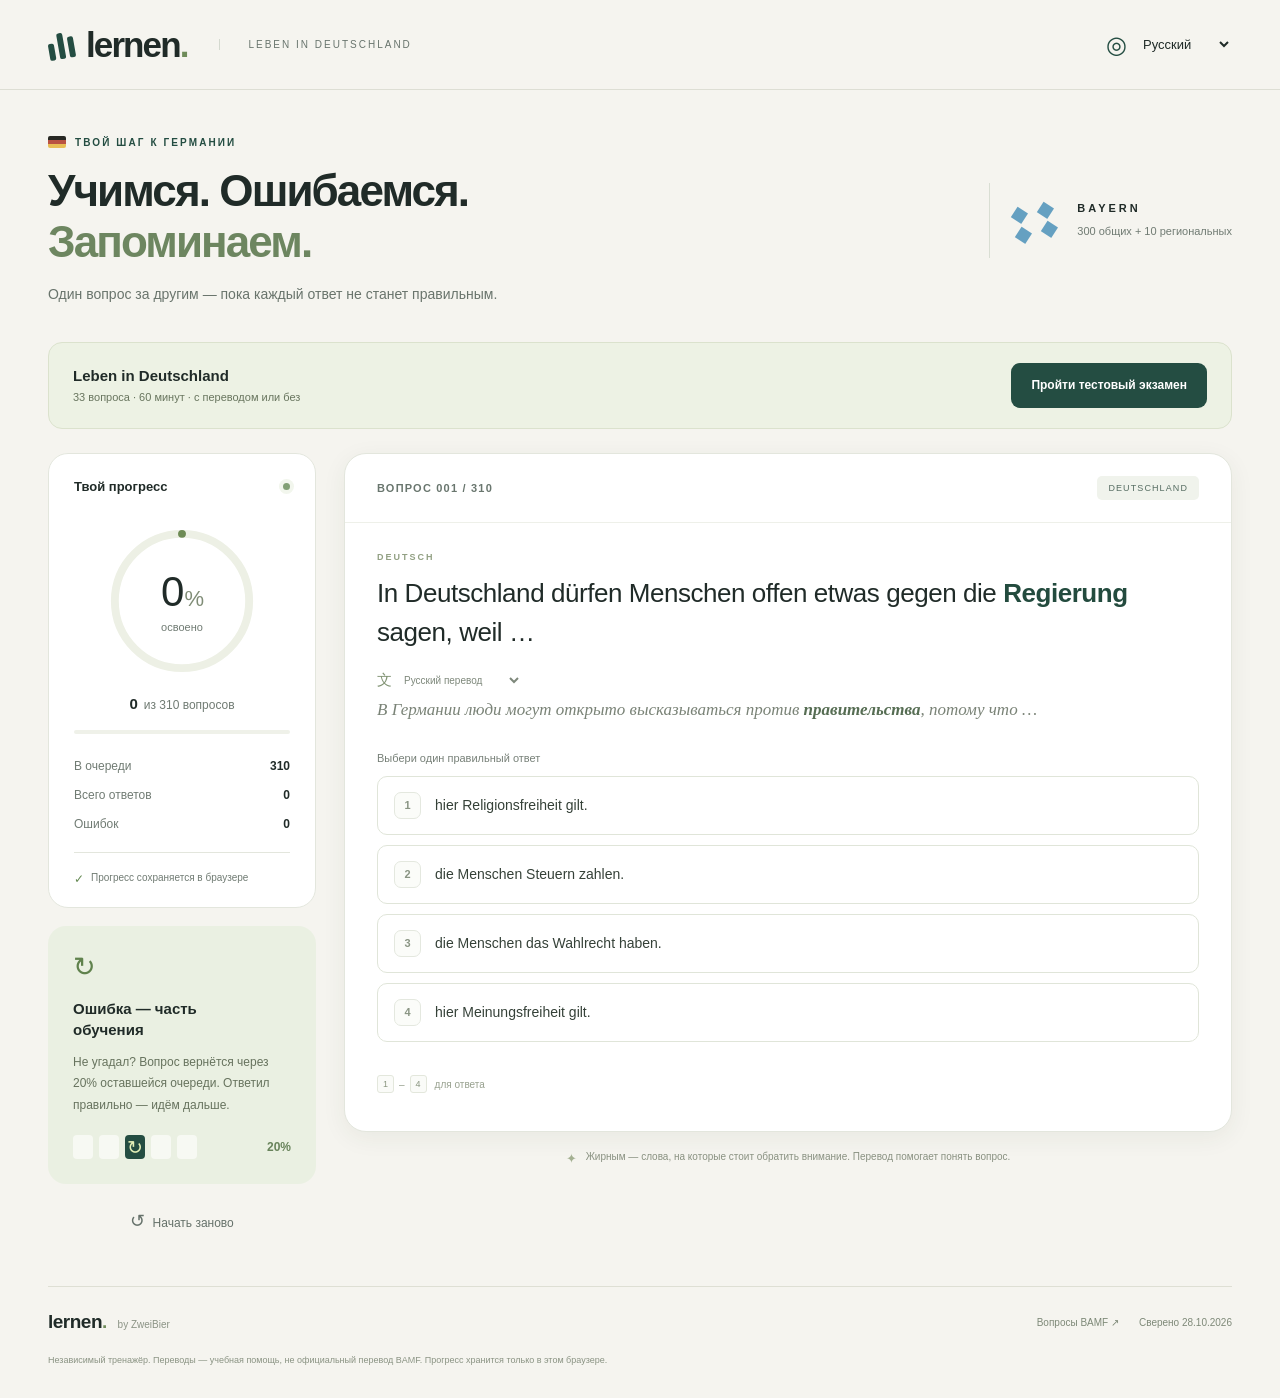
<file: lernen/index.html>
<!doctype html>
<html lang="ru">
<head>
  <meta charset="utf-8">
  <meta name="viewport" content="width=device-width, initial-scale=1">
  <meta name="theme-color" content="#f5f4ef">
  <meta name="robots" content="noindex,nofollow,noarchive">
  <meta name="description" content="Leben in Deutschland: 300 общих вопросов и 10 вопросов Баварии. Учитесь с переводом и повторением ошибок.">
  <title>Lernen — Leben in Deutschland</title>
  <link rel="icon" href="icon.svg" type="image/svg+xml">
  <link rel="stylesheet" href="styles.css">
  <script type="module" src="app.mjs"></script>
</head>
<body>
  <a class="skip" href="#question-title" data-i18n="skip">Перейти к вопросу</a>
  <header class="topbar">
    <a class="brand" href="./" aria-label="Lernen"><span class="brand-mark" aria-hidden="true"><i></i><i></i><i></i></span><span>lernen<span class="brand-dot">.</span></span></a>
    <div class="brand-sub">LEBEN IN DEUTSCHLAND</div>
    <label class="language-control"><span class="globe" aria-hidden="true">◎</span><span class="sr-only" data-i18n="interface">Язык интерфейса</span><select id="ui-language" aria-label="Язык интерфейса"><option value="ru">Русский</option><option value="en">English</option></select></label>
  </header>
  <main class="page">
    <section class="intro" aria-labelledby="page-title">
      <div><p class="eyebrow"><span class="tiny-flag" aria-hidden="true"></span><span data-i18n="eyebrow">ТВОЙ ШАГ К ГЕРМАНИИ</span></p><h1 id="page-title" data-i18n="title">Учимся. Ошибаемся.<br><span>Запоминаем.</span></h1><p class="intro-text" data-i18n="intro">Один вопрос за другим — пока каждый ответ не станет правильным.</p></div>
      <div class="bavaria-stamp"><span class="diamonds" aria-hidden="true">◆ ◆<br>◆ ◆</span><div><strong>BAYERN</strong><span data-i18n="courseSize">300 общих + 10 региональных</span></div></div>
    </section>
    <div class="exam-entry"><div><strong>Leben in Deutschland</strong><span data-i18n="examSummary">33 вопроса · 60 минут · с переводом или без</span></div><a class="primary-button" href="exam.html" data-i18n="examStart">Пройти тестовый экзамен</a></div>
    <div id="storage-notice" class="notice" role="status" hidden></div>
    <div id="sync-notice" class="notice" role="status" hidden></div>
    <div class="study-layout">
      <aside class="sidebar" aria-label="Прогресс обучения">
        <section class="progress-card">
          <div class="section-heading"><h2 data-i18n="yourProgress">Твой прогресс</h2><span class="live-dot" aria-hidden="true"></span></div>
          <div class="progress-ring"><svg viewBox="0 0 160 160" aria-hidden="true"><circle class="ring-track" cx="80" cy="80" r="68"/><circle id="ring-fill" class="ring-fill" cx="80" cy="80" r="68" pathLength="100"/></svg><div><strong id="progress-percent">0<span>%</span></strong><span data-i18n="masteredLabel">освоено</span></div></div>
          <div class="progress-fraction"><strong id="mastered-count">0</strong><span data-i18n="outOf">из 310 вопросов</span></div>
          <div id="progress-bar" role="progressbar" aria-label="Освоено вопросов" aria-valuemin="0" aria-valuemax="310" aria-valuenow="0"><span></span></div>
          <div class="stats"><div><span data-i18n="remaining">В очереди</span><strong id="remaining-count">310</strong></div><div><span data-i18n="attempts">Всего ответов</span><strong id="attempt-count">0</strong></div><div><span data-i18n="mistakes">Ошибок</span><strong id="mistake-count">0</strong></div></div>
          <p class="save-status"><span aria-hidden="true">✓</span><span id="save-status" data-i18n="saved">Прогресс сохраняется в браузере</span></p>
        </section>
        <section class="method-card"><span class="loop-symbol" aria-hidden="true">↻</span><h2 data-i18n="methodTitle">Ошибка — часть обучения</h2><p data-i18n="methodText">Не угадал? Вопрос вернётся через 20% оставшейся очереди. Ответил правильно — идём дальше.</p><div class="queue-demo" aria-hidden="true"><i></i><i></i><i class="repeat">↻</i><i></i><i></i><span>20%</span></div></section>
        <button id="restart" class="text-button" type="button"><span aria-hidden="true">↺</span> <span data-i18n="restart">Начать заново</span></button>
      </aside>
      <section class="study-column" aria-label="Тренажёр">
        <article id="question-card" class="question-card" aria-busy="true">
          <div class="card-top"><span id="question-number" class="question-number" data-i18n="loading">Загружаем вопросы…</span><span id="question-region" class="region-pill">DEUTSCHLAND</span></div>
          <div class="question-copy"><div class="question-language">DEUTSCH</div><h2 id="question-title" tabindex="-1"></h2><div class="translation-heading"><span class="translate-icon" aria-hidden="true">文</span><label for="translation-language" class="sr-only" data-i18n="translation">Язык перевода</label><select id="translation-language"><option value="ru">Русский перевод</option><option value="en">English translation</option></select></div><p id="question-translation" class="question-translation"></p></div>
          <figure id="question-figure" hidden><a id="image-link" target="_blank" rel="noopener"><img id="question-image" alt="" decoding="async"></a><figcaption id="image-credit"></figcaption></figure>
          <p id="answer-hint" class="answer-hint" data-i18n="chooseAnswer">Выбери один правильный ответ</p>
          <div id="answers" class="answers"></div>
          <div id="feedback" class="feedback" role="status" tabindex="-1" hidden></div>
          <div id="card-bottom" class="card-bottom"><span class="keyboard-hint"><kbd>1</kbd> – <kbd>4</kbd><span data-i18n="keyboard"> для ответа</span></span><button id="next" class="primary-button" type="button" hidden><span data-i18n="next">Следующий вопрос</span><span aria-hidden="true">→</span></button></div>
        </article>
        <section id="completion" class="completion" hidden><div class="completion-icon" aria-hidden="true">✓</div><p class="eyebrow">GUT GEMACHT!</p><h2 id="completion-title" tabindex="-1" data-i18n="completeTitle">Все 310. Ты справился!</h2><p data-i18n="completeText">На каждый вопрос дан правильный ответ. Отличная работа!</p><p id="completion-stats"></p><p data-i18n="completeExamText">Все вопросы освоены. Проверь себя в пробном экзамене: 33 вопроса, 60 минут, Бавария.</p><div class="completion-actions"><a class="primary-button" href="exam.html" data-i18n="completeExam">Пройти пробный экзамен</a><button id="restart-complete" class="secondary-button" type="button" data-i18n="again">Пройти ещё раз</button></div></section>
        <div id="load-error" class="error-card" role="alert" hidden><h2 data-i18n="loadError">Не удалось загрузить вопросы</h2><p data-i18n="loadErrorText">Проверь подключение к интернету и попробуй ещё раз. Сохранённый прогресс останется на месте.</p><button id="retry" class="primary-button" type="button" data-i18n="retry">Повторить</button></div>
        <p class="learning-note"><span aria-hidden="true">✦</span><span data-i18n="learningNote">Жирным — слова, на которые стоит обратить внимание. Перевод помогает понять вопрос.</span></p>
      </section>
    </div>
    <footer class="footer"><span>lernen<span class="brand-dot">.</span> <span class="footer-by">by ZweiBier</span></span><div><a href="https://oet.bamf.de/ords/oetut/f?p=534:1::::::" target="_blank" rel="noopener noreferrer" data-i18n="source">Вопросы BAMF ↗</a><span data-i18n="sourceDate">Сверено 28.10.2026</span></div><p data-i18n="disclaimer">Независимый тренажёр. Переводы — учебная помощь, не официальный перевод BAMF. Прогресс хранится только в этом браузере.</p></footer>
  </main>
  <dialog id="reset-dialog"><h2 data-i18n="resetTitle">Начать с чистого листа?</h2><p data-i18n="resetText">Текущая очередь и результаты будут сброшены. Все 310 вопросов начнутся заново.</p><div class="dialog-actions"><button id="cancel-reset" class="secondary-button" type="button" data-i18n="cancel">Отмена</button><button id="confirm-reset" class="primary-button" type="button" data-i18n="resetConfirm">Начать заново</button></div></dialog>
  <noscript><p class="notice">Для тренажёра нужен JavaScript. / JavaScript is required for this trainer.</p></noscript>
</body>
</html>
</file>
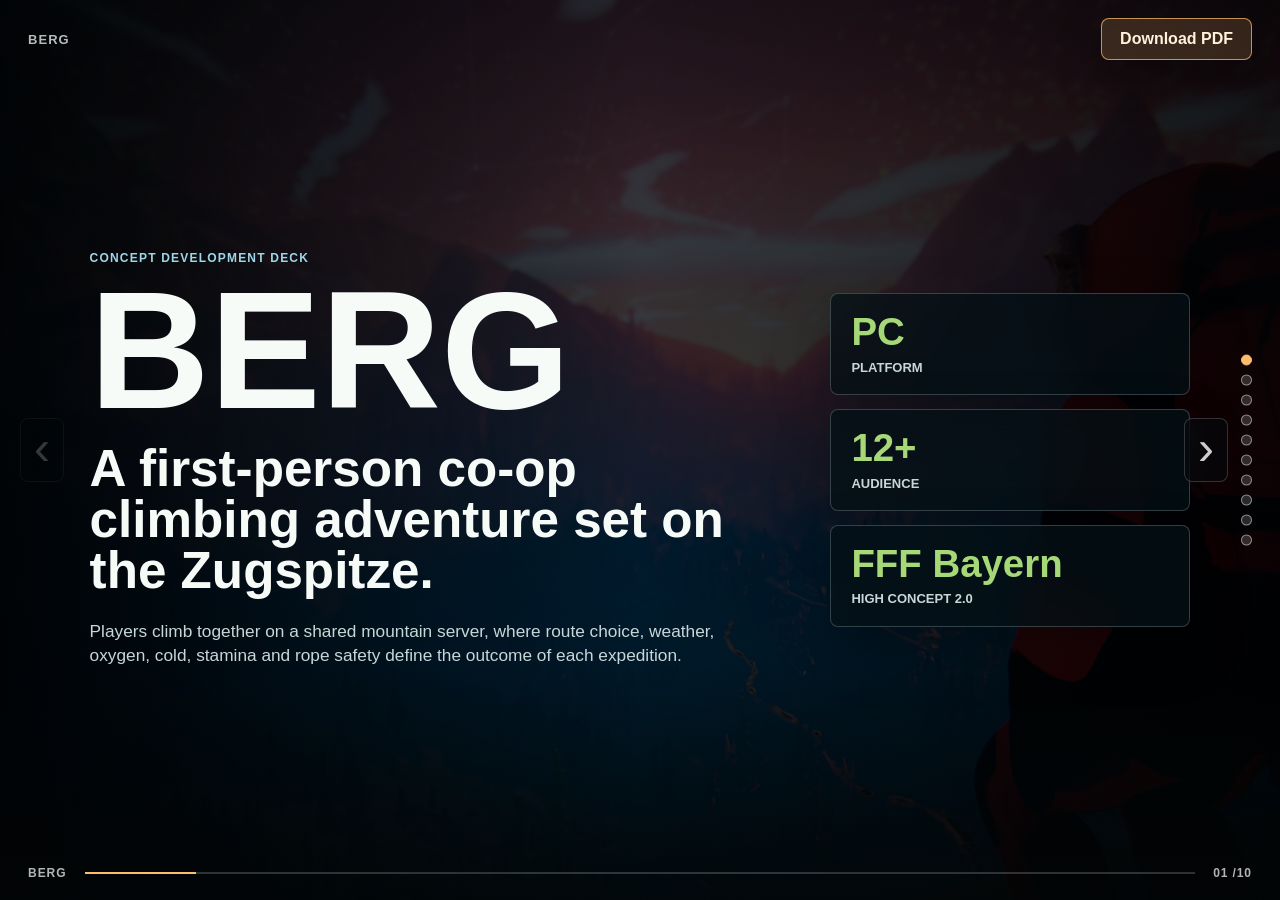
<file: pitch/berg/index.html>
<!doctype html>
<html lang="en">
<head>
  <meta charset="utf-8">
  <meta name="viewport" content="width=device-width, initial-scale=1">
  <title>BERG - High Concept Deck</title>
  <meta name="description" content="Hidden HTML High Concept deck for BERG, a realistic social climbing adventure set on the Zugspitze.">
  <meta name="robots" content="noindex, nofollow, noarchive">
  <meta name="theme-color" content="#061318">
  <script>
    if (new URLSearchParams(window.location.search).get("pdf") === "1") {
      document.documentElement.classList.add("pdf-export");
    }
  </script>
  <link rel="stylesheet" href="./styles.css">
</head>
<body>
  <header class="pitch-actions" aria-label="Pitch deck actions">
    <span class="pitch-actions-title">BERG</span>
    <a class="pitch-download" href="./Berg_High_Concept_1_0_FFF_Bayern.pdf" download="BERG_High_Concept_2_0_FFF_Bayern.pdf">Download PDF</a>
  </header>

  <div class="presentation-stage" id="presentation-stage">
    <div class="snow" aria-hidden="true">
      <span></span><span></span><span></span><span></span><span></span>
      <span></span><span></span><span></span><span></span><span></span>
      <span></span><span></span><span></span><span></span><span></span>
      <span></span><span></span><span></span><span></span><span></span>
      <span></span><span></span><span></span><span></span><span></span>
      <span></span><span></span><span></span><span></span><span></span>
    </div>

    <div class="chrome" aria-hidden="true">
      <div class="brand-mark">BERG</div>
      <div class="progress-track"><span id="progress-fill"></span></div>
      <div class="slide-counter"><span id="current-slide">01</span><span id="total-slides">/10</span></div>
    </div>

    <nav class="slide-rail" aria-label="Slide navigation">
      <button type="button" data-target="0" aria-label="Slide 1"></button>
      <button type="button" data-target="1" aria-label="Slide 2"></button>
      <button type="button" data-target="2" aria-label="Slide 3"></button>
      <button type="button" data-target="3" aria-label="Slide 4"></button>
      <button type="button" data-target="4" aria-label="Slide 5"></button>
      <button type="button" data-target="5" aria-label="Slide 6"></button>
      <button type="button" data-target="6" aria-label="Slide 7"></button>
      <button type="button" data-target="7" aria-label="Slide 8"></button>
      <button type="button" data-target="8" aria-label="Slide 9"></button>
      <button type="button" data-target="9" aria-label="Slide 10"></button>
    </nav>

    <button class="nav-button nav-prev" type="button" id="prev-slide" aria-label="Previous slide"><span>&lsaquo;</span></button>
    <button class="nav-button nav-next" type="button" id="next-slide" aria-label="Next slide"><span>&rsaquo;</span></button>

    <main class="deck" id="deck" aria-live="polite">
      <section class="slide cover active bg-1" aria-labelledby="slide-1-title">
        <div class="slide-content cover-grid">
          <div>
            <p class="kicker">Concept Development Deck</p>
            <h1 id="slide-1-title" class="mega-title">BERG</h1>
            <p class="hero-line">A first-person co-op climbing adventure set on the Zugspitze.</p>
            <p class="body-copy">Players climb together on a shared mountain server, where route choice, weather, oxygen, cold, stamina and rope safety define the outcome of each expedition.</p>
          </div>
          <div class="metric-stack">
            <div><strong>PC</strong><span>Platform</span></div>
            <div><strong>12+</strong><span>Audience</span></div>
            <div><strong>FFF Bayern</strong><span>High Concept 2.0</span></div>
          </div>
        </div>
      </section>

      <section class="slide bg-2" aria-labelledby="slide-2-title">
        <div class="slide-content two-column">
          <div>
            <p class="kicker">Elevator Pitch</p>
            <h2 id="slide-2-title">A grounded co-op climbing adventure set on the Zugspitze.</h2>
            <p class="body-copy">BERG is a first-person co-op game about reaching the summit in modern alpine conditions. Players start at the base of the mountain, choose routes, deliver supplies, complete tasks and climb upward while overcoming environmental obstacles.</p>
            <p class="body-copy strong">The core interaction is simple and readable: control each hand, manage grip, secure the rope, monitor oxygen and keep moving. Depth comes from route choice, weather pressure, oxygen management, cold exposure and the presence of other players on the same mountain.</p>
          </div>
          <div class="proof-panel">
            <h3>Key points</h3>
            <ul>
              <li>Zugspitze setting</li>
              <li>Friends-first co-op</li>
              <li>Readable alpine pressure</li>
            </ul>
            <div class="mini-metrics">
              <div><strong>USK 6/12</strong><span>Target rating</span></div>
              <div><strong>60+ min</strong><span>Session target</span></div>
              <div><strong>Grounded</strong><span>Mood target</span></div>
            </div>
          </div>
        </div>
      </section>

      <section class="slide bg-3" aria-labelledby="slide-3-title">
        <div class="slide-content">
          <p class="kicker">Moment-to-Moment Loop</p>
          <h2 id="slide-3-title">The climb is built around clear physical decisions.</h2>
          <p class="body-copy narrow">BERG translates climbing into a readable gameplay loop. Players read the route, climb by moving each hand separately, attach themselves to rope anchors and monitor their body state under changing alpine conditions.</p>
          <div class="loop-grid">
            <article><span>01</span><h3>Read the route</h3><p>Players follow marked climbing lines, evaluate the next section and choose when to continue, rest or change approach.</p></article>
            <article><span>02</span><h3>Move each hand</h3><p>Separate left and right hand inputs create the core climbing rhythm.</p></article>
            <article><span>03</span><h3>Attach to anchors</h3><p>Players secure themselves to fixed rope points to reduce fall risk and create safer progress.</p></article>
            <article><span>04</span><h3>Monitor body state</h3><p>Cold, oxygen and stamina affect movement speed, grip reliability and recovery.</p></article>
          </div>
          <div class="split-proof">
            <article class="danger"><h3>Failure model</h3><p>Fall, ragdoll, freeze, recover. Mistakes do not delete the run. Players can lose time, position and route progress, but return to a recoverable state or respawn from the checkpoint.</p></article>
            <article><h3>Weather pressure</h3><p>Changing weather supports longer 60+ minute attempts. Strong wind can interfere with movement and drown out voice chat. Snowstorms reduce visibility and can separate players, creating tense moments where teammates must call out to find each other again.</p></article>
          </div>
        </div>
      </section>

      <section class="slide bg-1" aria-labelledby="slide-4-title">
        <div class="slide-content mountain-layout">
          <div>
            <p class="kicker">Mountain Structure</p>
            <h2 id="slide-4-title">One mountain, multiple routes to the same summit.</h2>
            <p class="body-copy">All players start at the base of the mountain. The mountain contains several rope-marked routes that all lead toward the same summit, but each route creates a different risk profile. At the beginning, only one route is clearly available. As players progress, they unlock new routes and learn which lines are safer, faster or more demanding under specific conditions.</p>
            <p class="body-copy strong">NPC tasks give players practical goals during the climb. Completing tasks rewards currency that can be spent on better oxygen tanks, improved hand stamina, longer ropes, winch-based rope tools, radios and other climbing gadgets.</p>
            <p class="body-copy">There is one main checkpoint in the middle of the mountain. It reduces frustration while preserving the feeling of one continuous climb.</p>
          </div>
          <div class="proof-panel route-card">
            <h3>Route logic</h3>
            <p>Base -> route choice -> middle checkpoint -> summit push</p>
          </div>
          <div class="quest-panel">
            <h3>Quest examples</h3>
            <ul>
              <li>Deliver an oxygen tank to an intermediate camp</li>
              <li>Deliver supplies to a high-altitude tent camp</li>
              <li>Bring down an NPC suffering from altitude sickness</li>
              <li>Evacuate climbers stranded on the route</li>
            </ul>
          </div>
        </div>
      </section>

      <section class="slide bg-2" aria-labelledby="slide-5-title">
        <div class="slide-content">
          <p class="kicker">Simulation Pillars</p>
          <h2 id="slide-5-title">Realism is expressed through readable gameplay systems.</h2>
          <p class="body-copy narrow">BERG should feel grounded and atmospheric without becoming a hardcore climbing simulator. The player has a clear HUD for important survival and movement indicators, while the mountain systems directly affect moment-to-moment decisions.</p>
          <div class="systems-table">
            <div class="table-head"><span>System</span><span>Player-facing information</span><span>Gameplay effect</span></div>
            <div><strong>Wind speed / direction</strong><span>Wind strength, direction and exposed route sections</span><span>Pushes players sideways, makes some sections harder and can increase fall risk</span></div>
            <div><strong>Cold and snow</strong><span>Temperature drop, snowstorm intensity and exposure</span><span>Slows movement, increases pressure to rest or reach shelter</span></div>
            <div><strong>Snowstorm visibility</strong><span>Reduced visibility in bad weather</span><span>Players can lose sight of teammates and must communicate to regroup</span></div>
            <div><strong>Voice distance</strong><span>Proximity voice affected by distance and weather</span><span>Strong wind and snowstorms make communication harder</span></div>
            <div><strong>Oxygen</strong><span>Tank amount and thin-air pressure</span><span>Lower oxygen makes stamina drain faster during vertical climbs</span></div>
            <div><strong>Hand stamina</strong><span>Separate grip stamina for climbing actions</span><span>Forces pauses, safer route choices and better timing</span></div>
          </div>
        </div>
      </section>

      <section class="slide bg-3" aria-labelledby="slide-6-title">
        <div class="slide-content">
          <p class="kicker">Social Mountain</p>
          <h2 id="slide-6-title">Multiplayer turns the mountain into a shared expedition space.</h2>
          <p class="body-copy narrow">BERG is not limited to a closed four-player party. The concept is built around a cloud-hosted Photon server where multiple teams share the same mountain, cross paths on routes, hear nearby players through distance-based voice chat and create organic rescue, supply and cooperation moments.</p>
          <div class="social-grid">
            <article><h3>Public base</h3><p>Players gather, choose routes, accept tasks and form groups.</p></article>
            <article><h3>Route traffic</h3><p>Teams cross each other on easier and more technical climbing lines.</p></article>
            <article><h3>Emergent help</h3><p>Supplies, rescue actions and rope support become social interactions.</p></article>
            <article><h3>Summit stories / leaderboard</h3><p>The server records who reached the summit and under which conditions.</p></article>
          </div>
          <div class="bottom-rail">
            <div><strong>Up to 100</strong><span>Online players</span></div>
            <div><strong>Unity + Photon</strong><span>Technical direction</span></div>
            <div><strong>Distance voice + global text</strong><span>Communication</span></div>
          </div>
        </div>
      </section>

      <section class="slide bg-1" aria-labelledby="slide-7-title">
        <div class="slide-content">
          <p class="kicker">Progression and Retention</p>
          <h2 id="slide-7-title">Replayability comes from upgrades, harder routes and shared stories.</h2>
          <p class="body-copy narrow">BERG is designed around repeated attempts to reach the summit under different conditions. Players improve their equipment, unlock more demanding routes and return to the mountain with different friends to experience new failures, rescues and summit stories.</p>
          <div class="three-panels">
            <article><h3>Progression</h3><ul><li>Better oxygen tanks</li><li>Improved hand stamina</li><li>Longer ropes</li><li>Radios and climbing gadgets</li><li>New route access</li></ul></article>
            <article><h3>Retention</h3><ul><li>Try a harder route</li><li>Return with another group</li><li>Recover from failed attempts</li><li>Create memorable co-op moments</li><li>Reach the summit under different conditions</li></ul></article>
            <article><h3>Business model</h3><p>Premium Steam</p><p>Buy once, invite friends, climb the mountain.</p></article>
          </div>
        </div>
      </section>

      <section class="slide bg-2" aria-labelledby="slide-8-title">
        <div class="slide-content">
          <p class="kicker">Market Position</p>
          <h2 id="slide-8-title">Climbing games show clear demand, but PC still has room for a grounded social alpine title.</h2>
          <p class="body-copy narrow">BERG is positioned between PEAK and more realistic Roblox climbing experiences such as K2 Climbing Simulator. The goal is a dedicated premium PC product, not a mod or platform-limited experience.</p>
          <div class="market-grid">
            <article><h3>PEAK</h3><p>A strong reference for social climbing with broad streamer-friendly readability. Its tone is closer to fantasy, friendslop and comedy than to an atmospheric climbing simulation.</p></article>
            <article class="berg-card"><h3>BERG</h3><p>A dedicated premium PC climbing adventure set in the Bavarian Alps. BERG focuses on grounded atmosphere, route planning, weather pressure, proximity voice and shared-server expeditions.</p></article>
            <article><h3>Roblox K2 Climbing Simulator</h3><p>A proof that players respond to climb-to-summit progression and public mountain status. Roblox shows the demand, while BERG translates the appeal into a dedicated PC Steam product.</p></article>
          </div>
          <div class="positioning-note"><strong>BERG difference</strong><span>BERG combines PEAK's social readability with K2's climb-to-summit progression, then moves both toward a grounded PC Steam experience: Zugspitze setting, weather pressure, proximity voice and shared-server expeditions.</span></div>
        </div>
      </section>

      <section class="slide bg-3" aria-labelledby="slide-9-title">
        <div class="slide-content">
          <p class="kicker">FFF Bayern Concept Phase</p>
          <h2 id="slide-9-title">The goal is to make BERG ready for further production funding.</h2>
          <p class="body-copy narrow">The High Concept 2.0 phase is focused on clarifying the design, market positioning, technical scope and visual direction before moving into production.</p>
          <div class="phase-grid">
            <article><h3>High Concept 2.0</h3><p>A polished English concept deck and written design thesis for FFF follow-up evaluation.</p></article>
            <article><h3>Additional concept-phase deliverables</h3><ul><li>GDD 1.0</li><li>Financial plan</li><li>Cost plan for a future prototype funding application</li></ul></article>
            <article><h3>Bavarian relevance</h3><p>The Zugspitze and the German Alps give the project a clear local cultural and geographic anchor.</p></article>
          </div>
          <div class="ai-note"><h3>Generative AI disclosure</h3><p>AI may be used as an ideation aid during concept work. Final application material should clearly label the role of AI and remain under human creative direction.</p></div>
        </div>
      </section>

      <section class="slide bg-1" aria-labelledby="slide-10-title">
        <div class="slide-content team-layout">
          <div>
            <p class="kicker">Team and Ask</p>
            <h2 id="slide-10-title">ZweiBier Indie can turn a focused concept grant into a fundable production package.</h2>
            <p class="body-copy">Applicants: Aleksandr Varko - ZweiBier Indie, Munich. The production team is intentionally small and focused: Aleksandr Varko leads programming, multiplayer systems and producing. PMB Interactive contributes art direction, visual concepts and level design — backed by 20+ years of game development experience, 50+ published titles and awards including the Apple Design Award and the Deutscher Computerspielpreis.</p>
            <div class="team-cards">
              <article><h3>Aleksandr Varko</h3><p>Programming, multiplayer systems and producing</p></article>
              <article><h3>Matthias Baudrexl</h3><p class="role-note">Founder PMB Interactive UG</p><p>PMB Interactive contributes art direction, visual concepts and level design</p></article>
            </div>
            <div class="request-line"><strong>Request</strong><span>20 000 euro</span></div>
          </div>
          <div class="metric-stack">
            <div><strong>Dreadway</strong><span>Shipped commercial Steam reference</span></div>
            <div><strong>Munich</strong><span>Home-based Bavarian development</span></div>
            <div><strong>PC Steam</strong><span>Premium multiplayer release path</span></div>
            <div><strong>High Concept 2.0</strong><span>Design, market, technical scope and art package</span></div>
          </div>
        </div>
      </section>
    </main>
  </div>

  <main class="mobile-deck" aria-label="BERG mobile pitch deck">
    <section><h2>BERG</h2><p>A first-person co-op climbing adventure set on the Zugspitze.</p><a class="pitch-download" href="./Berg_High_Concept_1_0_FFF_Bayern.pdf" download="BERG_High_Concept_2_0_FFF_Bayern.pdf">Download PDF</a></section>
    <section><h2>Elevator Pitch</h2><p>Players start at the base, choose routes, deliver supplies, complete tasks and climb upward while overcoming environmental obstacles.</p></section>
    <section><h2>Moment-to-Moment Loop</h2><p>Read the route, move each hand, attach to anchors and monitor cold, oxygen and stamina.</p></section>
    <section><h2>Mountain Structure</h2><p>One mountain, multiple rope-marked routes, one middle checkpoint and several mission goals.</p></section>
    <section><h2>Simulation Pillars</h2><p>Wind, cold, snowstorm visibility, voice distance, oxygen and hand stamina drive readable decisions.</p></section>
    <section><h2>Social Mountain</h2><p>Cloud-hosted Photon server, public base, route traffic, emergent help and summit stories.</p></section>
    <section><h2>Progression</h2><p>Upgrades, harder routes, shared stories and a premium Steam business model.</p></section>
    <section><h2>Market Position</h2><p>BERG sits between PEAK and Roblox K2 Climbing Simulator as a grounded social alpine PC title.</p></section>
    <section><h2>Concept Phase</h2><p>High Concept 2.0, GDD 1.0, financial plan and cost plan for future prototype funding.</p></section>
    <section><h2>Team and Ask</h2><p>Applicants: Aleksandr Varko - ZweiBier Indie, Munich. PMB Interactive contributes art direction, visual concepts and level design. Request: 20 000 euro.</p></section>
  </main>

  <script src="./script.js"></script>
</body>
</html>
</file>
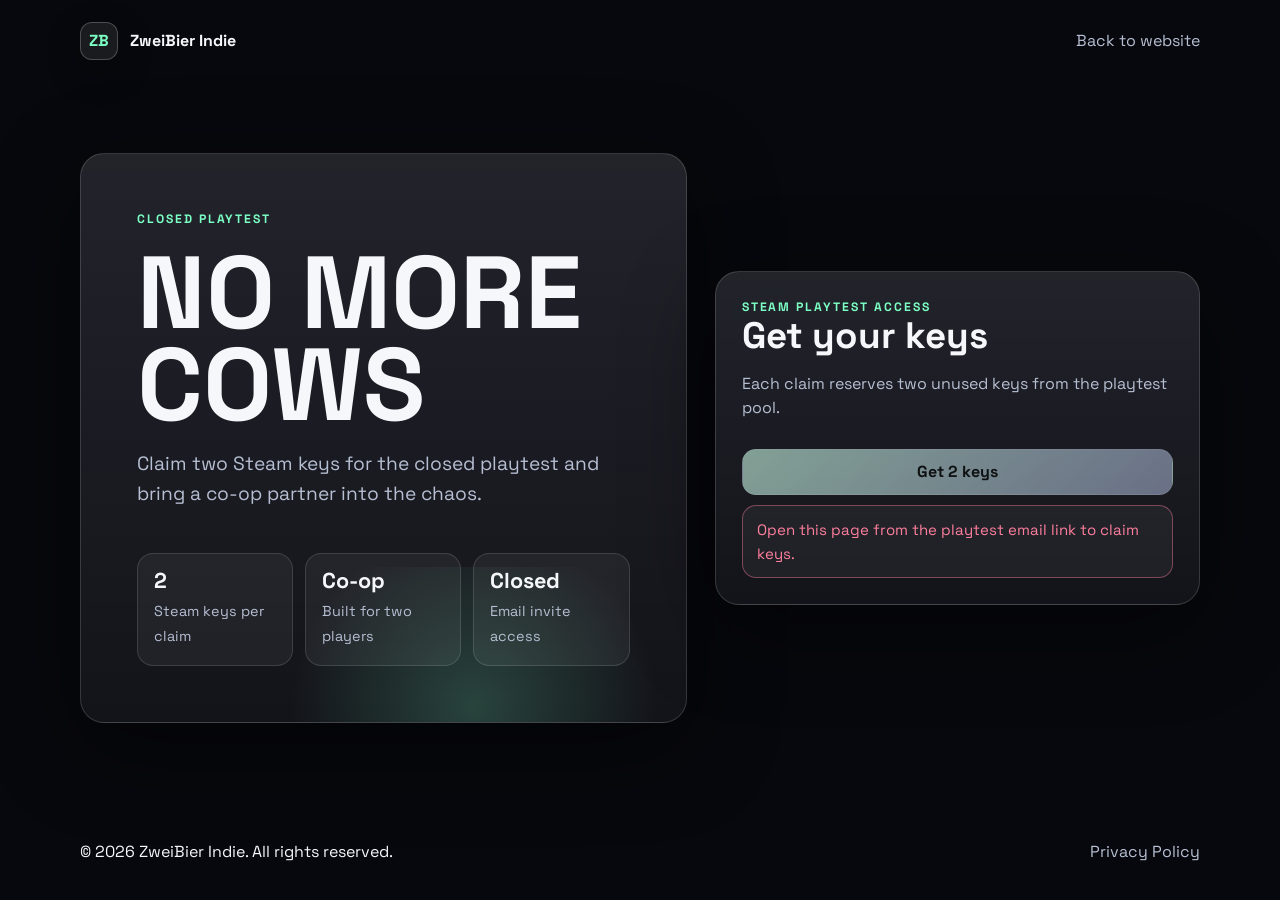
<file: no-more-cows-playtest.html>
<!DOCTYPE html>
<html lang="en">
<head>
  <meta charset="UTF-8" />
  <meta name="viewport" content="width=device-width, initial-scale=1.0" />
  <meta name="robots" content="noindex,nofollow" />
  <meta name="description" content="NO MORE COWS closed playtest key claim page for email invite visitors." />
  <title>NO MORE COWS Closed Playtest Keys | ZweiBier Indie</title>
  <link rel="preconnect" href="https://fonts.googleapis.com" />
  <link rel="preconnect" href="https://fonts.gstatic.com" crossorigin />
  <link href="https://fonts.googleapis.com/css2?family=Space+Grotesk:wght@500;700;800&display=swap" rel="stylesheet" />
  <script>
    (function () {
      const CLAIM_ENDPOINT = "https://asameydhgajemivrcckb.functions.supabase.co/nmc-claim";
      const RECEIPT_STORAGE_KEY = "zb-nmc-playtest:receipt-token";
      const CAMPAIGN_STORAGE_KEY = "zb-nmc-playtest:campaign-token";

      function getInviteToken() {
        const params = new URLSearchParams(window.location.search);
        const token = (params.get("invite") || params.get("campaign") || "").trim();

        if (token) {
          window.localStorage.setItem(CAMPAIGN_STORAGE_KEY, token);
          return token;
        }

        return (window.localStorage.getItem(CAMPAIGN_STORAGE_KEY) || "").trim();
      }

      function getStoredReceiptToken() {
        return (window.localStorage.getItem(RECEIPT_STORAGE_KEY) || "").trim();
      }

      function setStatus(statusElement, message, tone) {
        statusElement.textContent = message;
        statusElement.dataset.tone = tone || "neutral";
      }

      function mapClaimError(errorCode) {
        if (errorCode === "campaign_not_active") {
          return "This playtest link is not active right now.";
        }

        if (errorCode === "not_enough_keys") {
          return "All available playtest keys have already been claimed.";
        }

        if (errorCode === "claim_limit_reached") {
          return "Too many claims were made from this connection today.";
        }

        if (errorCode === "invalid_request") {
          return "This playtest link is missing required claim data.";
        }

        return "Keys could not be claimed right now. Please try again later.";
      }

      function renderKeys(listElement, keys) {
        listElement.innerHTML = "";

        keys.forEach(function (steamKey, index) {
          const item = document.createElement("li");
          item.className = "key-card";

          const label = document.createElement("span");
          label.className = "key-card-label";
          label.textContent = "Key " + String(index + 1).padStart(2, "0");

          const value = document.createElement("code");
          value.textContent = steamKey;

          const copyButton = document.createElement("button");
          copyButton.className = "copy-button";
          copyButton.type = "button";
          copyButton.dataset.copyValue = steamKey;
          copyButton.textContent = "Copy";

          item.append(label, value, copyButton);
          listElement.appendChild(item);
        });
      }

      async function copyText(value, button) {
        if (!navigator.clipboard) {
          return;
        }

        await navigator.clipboard.writeText(value);
        const previousText = button.textContent;
        button.textContent = "Copied";
        window.setTimeout(function () {
          button.textContent = previousText;
        }, 1400);
      }

      document.addEventListener("DOMContentLoaded", function () {
        const claimButton = document.getElementById("claim-button");
        const statusNote = document.getElementById("claim-status");
        const keyPanel = document.getElementById("key-panel");
        const keyList = document.getElementById("key-list");
        const countNote = document.getElementById("claim-count-note");
        const copyAllButton = document.getElementById("copy-all-button");
        const campaignToken = getInviteToken();
        let receiptToken = getStoredReceiptToken();
        let currentKeys = [];

        if (!campaignToken) {
          claimButton.disabled = true;
          setStatus(statusNote, "Open this page from the playtest email link to claim keys.", "warning");
          return;
        }

        if (receiptToken) {
          claimButton.textContent = "Show my keys again";
          setStatus(statusNote, "This browser already has a saved playtest claim.", "neutral");
        }

        claimButton.addEventListener("click", async function () {
          if (claimButton.disabled) {
            return;
          }

          claimButton.disabled = true;
          claimButton.setAttribute("aria-busy", "true");
          setStatus(statusNote, receiptToken ? "Loading your keys..." : "Claiming two keys...", "neutral");

          try {
            const payload = { campaignToken: campaignToken };

            if (receiptToken) {
              payload.receiptToken = receiptToken;
            }

            const response = await fetch(CLAIM_ENDPOINT, {
              method: "POST",
              headers: {
                "Accept": "application/json",
                "Content-Type": "application/json"
              },
              body: JSON.stringify(payload)
            });

            const result = await response.json().catch(function () {
              return null;
            });

            if (!response.ok || !result || !Array.isArray(result.keys)) {
              throw new Error(result && result.error ? result.error : "claim_failed");
            }

            receiptToken = result.receiptToken || receiptToken;

            if (receiptToken) {
              window.localStorage.setItem(RECEIPT_STORAGE_KEY, receiptToken);
            }

            currentKeys = result.keys;
            renderKeys(keyList, currentKeys);
            keyPanel.hidden = false;
            claimButton.textContent = "Show my keys again";
            setStatus(statusNote, result.isExisting ? "These are your saved playtest keys." : "Two playtest keys are reserved for you.", "success");

            if (typeof result.remainingKeys === "number") {
              countNote.textContent = result.remainingKeys + " keys remain in the pool.";
            } else {
              countNote.textContent = "";
            }
          } catch (error) {
            setStatus(statusNote, mapClaimError(error.message), "warning");
          } finally {
            claimButton.disabled = false;
            claimButton.removeAttribute("aria-busy");
          }
        });

        keyList.addEventListener("click", function (event) {
          const button = event.target.closest("[data-copy-value]");

          if (!button) {
            return;
          }

          copyText(button.dataset.copyValue, button).catch(function () {
            setStatus(statusNote, "Copying failed. Select the key text manually.", "warning");
          });
        });

        copyAllButton.addEventListener("click", function () {
          if (!currentKeys.length) {
            return;
          }

          copyText(currentKeys.join("\n"), copyAllButton).catch(function () {
            setStatus(statusNote, "Copying failed. Select the key text manually.", "warning");
          });
        });
      });
    }());
  </script>
  <style>
    :root {
      color-scheme: dark;
      --bg: #07080d;
      --text: #f5f7fb;
      --muted: #b6bfd2;
      --line: rgba(255, 255, 255, 0.15);
      --panel: rgba(9, 11, 18, 0.78);
      --accent: #7cffc4;
      --accent-2: #8aa8ff;
      --danger: #ff7f9d;
      --shadow: 0 24px 90px rgba(0, 0, 0, 0.48);
      --max: 1120px;
    }

    * {
      box-sizing: border-box;
    }

    body {
      min-height: 100vh;
      margin: 0;
      font-family: "Space Grotesk", Inter, ui-sans-serif, system-ui, -apple-system, BlinkMacSystemFont, "Segoe UI", sans-serif;
      color: var(--text);
      background:
        linear-gradient(90deg, rgba(7, 8, 13, 0.98) 0%, rgba(7, 8, 13, 0.82) 46%, rgba(7, 8, 13, 0.52) 100%),
        url("https://shared.akamai.steamstatic.com/store_item_assets/steam/apps/4635170/f7e763c5b048bef5f978c06d2cfa7630af9bb421/header.jpg?t=1777411972") center / cover fixed,
        var(--bg);
      line-height: 1.55;
    }

    a {
      color: inherit;
      text-decoration: none;
    }

    button {
      font: inherit;
    }

    .container {
      width: min(var(--max), calc(100% - 36px));
      margin: 0 auto;
    }

    header,
    footer {
      position: relative;
      z-index: 1;
    }

    .nav,
    .footer-row {
      display: flex;
      align-items: center;
      justify-content: space-between;
      gap: 16px;
      padding: 22px 0;
    }

    .brand {
      display: inline-flex;
      align-items: center;
      gap: 12px;
      font-weight: 800;
      letter-spacing: 0;
    }

    .brand-mark {
      display: grid;
      width: 38px;
      height: 38px;
      place-items: center;
      border: 1px solid rgba(255, 255, 255, 0.22);
      border-radius: 12px;
      background: rgba(255, 255, 255, 0.08);
      color: var(--accent);
      box-shadow: 0 12px 34px rgba(0, 0, 0, 0.28);
    }

    .back-link,
    footer a {
      color: var(--muted);
    }

    main {
      min-height: calc(100vh - 164px);
      display: grid;
      align-items: center;
      padding: 48px 0 72px;
    }

    .claim-layout {
      display: grid;
      grid-template-columns: minmax(0, 0.9fr) minmax(360px, 0.72fr);
      gap: 28px;
      align-items: stretch;
    }

    .intro,
    .claim-panel {
      border: 1px solid var(--line);
      border-radius: 24px;
      background: linear-gradient(180deg, rgba(255, 255, 255, 0.11), rgba(255, 255, 255, 0.045)), var(--panel);
      box-shadow: var(--shadow);
      backdrop-filter: blur(18px);
    }

    .intro {
      min-height: 560px;
      padding: clamp(28px, 5vw, 56px);
      display: flex;
      flex-direction: column;
      justify-content: space-between;
      overflow: hidden;
      position: relative;
      isolation: isolate;
    }

    .intro::after {
      content: "";
      position: absolute;
      inset: auto -8% -22% 22%;
      height: 280px;
      background: radial-gradient(circle, rgba(124, 255, 196, 0.2), transparent 62%);
      z-index: -1;
    }

    .kicker {
      color: var(--accent);
      font-size: 0.76rem;
      font-weight: 800;
      letter-spacing: 0.16em;
      text-transform: uppercase;
    }

    h1 {
      max-width: 760px;
      margin: 18px 0 18px;
      font-size: clamp(3rem, 8vw, 7.2rem);
      line-height: 0.9;
      letter-spacing: 0;
      text-transform: uppercase;
    }

    .intro p {
      max-width: 640px;
      margin: 0;
      color: var(--muted);
      font-size: clamp(1rem, 2vw, 1.2rem);
    }

    .playtest-facts {
      display: grid;
      grid-template-columns: repeat(3, minmax(0, 1fr));
      gap: 12px;
      margin-top: 44px;
    }

    .fact {
      min-height: 98px;
      padding: 16px;
      border: 1px solid rgba(255, 255, 255, 0.13);
      border-radius: 16px;
      background: rgba(255, 255, 255, 0.055);
    }

    .fact strong {
      display: block;
      margin-bottom: 8px;
      color: var(--text);
      font-size: 1.35rem;
      line-height: 1;
    }

    .fact span {
      color: var(--muted);
      font-size: 0.9rem;
    }

    .claim-panel {
      padding: 26px;
      align-self: center;
    }

    .claim-panel h2 {
      margin: 0 0 12px;
      font-size: clamp(1.6rem, 3vw, 2.3rem);
      line-height: 1.05;
      letter-spacing: 0;
    }

    .claim-panel p {
      color: var(--muted);
    }

    .primary-button,
    .copy-button,
    .secondary-button {
      min-height: 46px;
      border: 1px solid rgba(255, 255, 255, 0.16);
      border-radius: 14px;
      color: var(--text);
      cursor: pointer;
      transition: transform 180ms ease, background 180ms ease, border-color 180ms ease;
    }

    .primary-button {
      width: 100%;
      margin: 12px 0 10px;
      padding: 0 20px;
      background: linear-gradient(135deg, rgba(124, 255, 196, 0.95), rgba(138, 168, 255, 0.9));
      color: #07100d;
      font-weight: 800;
    }

    .secondary-button,
    .copy-button {
      padding: 0 14px;
      background: rgba(255, 255, 255, 0.08);
      font-size: 0.9rem;
      font-weight: 800;
    }

    .primary-button:hover,
    .secondary-button:hover,
    .copy-button:hover {
      transform: translateY(-1px);
      border-color: rgba(124, 255, 196, 0.55);
    }

    .primary-button:disabled {
      cursor: not-allowed;
      filter: grayscale(0.65);
      opacity: 0.68;
      transform: none;
    }

    .status {
      min-height: 50px;
      margin: 0;
      padding: 12px 14px;
      border: 1px solid rgba(255, 255, 255, 0.12);
      border-radius: 14px;
      background: rgba(255, 255, 255, 0.05);
      color: var(--muted);
      font-size: 0.94rem;
    }

    .status[data-tone="success"] {
      border-color: rgba(124, 255, 196, 0.36);
      color: var(--accent);
    }

    .status[data-tone="warning"] {
      border-color: rgba(255, 127, 157, 0.42);
      color: var(--danger);
    }

    .key-panel {
      margin-top: 20px;
    }

    .key-panel-head {
      display: flex;
      align-items: center;
      justify-content: space-between;
      gap: 12px;
      margin-bottom: 12px;
    }

    .key-panel-head h3 {
      margin: 0;
      font-size: 1rem;
      letter-spacing: 0;
    }

    .key-list {
      display: grid;
      gap: 10px;
      padding: 0;
      margin: 0;
      list-style: none;
    }

    .key-card {
      display: grid;
      grid-template-columns: auto minmax(0, 1fr) auto;
      gap: 12px;
      align-items: center;
      padding: 12px;
      border: 1px solid rgba(255, 255, 255, 0.12);
      border-radius: 14px;
      background: rgba(255, 255, 255, 0.06);
    }

    .key-card-label {
      color: var(--accent-2);
      font-size: 0.78rem;
      font-weight: 800;
      text-transform: uppercase;
    }

    code {
      overflow-wrap: anywhere;
      font-family: ui-monospace, SFMono-Regular, Menlo, Consolas, "Liberation Mono", monospace;
      color: var(--text);
      font-size: 0.98rem;
    }

    .count-note {
      min-height: 24px;
      margin: 12px 0 0;
      color: var(--muted);
      font-size: 0.9rem;
    }

    @media (max-width: 900px) {
      body {
        background:
          linear-gradient(180deg, rgba(7, 8, 13, 0.97), rgba(7, 8, 13, 0.78)),
          url("https://shared.akamai.steamstatic.com/store_item_assets/steam/apps/4635170/f7e763c5b048bef5f978c06d2cfa7630af9bb421/header.jpg?t=1777411972") center / cover fixed,
          var(--bg);
      }

      .claim-layout {
        grid-template-columns: 1fr;
      }

      .intro {
        min-height: auto;
      }
    }

    @media (max-width: 620px) {
      .container {
        width: min(100% - 24px, var(--max));
      }

      .nav,
      .footer-row,
      .key-panel-head {
        align-items: flex-start;
        flex-direction: column;
      }

      main {
        padding-top: 22px;
      }

      .intro,
      .claim-panel {
        border-radius: 18px;
      }

      .playtest-facts {
        grid-template-columns: 1fr;
        margin-top: 28px;
      }

      .key-card {
        grid-template-columns: 1fr;
      }

      .copy-button {
        width: 100%;
      }
    }
  </style>
</head>
<body>
  <header>
    <div class="container nav">
      <a class="brand" href="index.html">
        <span class="brand-mark">ZB</span>
        <span>ZweiBier Indie</span>
      </a>
      <a class="back-link" href="index.html">Back to website</a>
    </div>
  </header>

  <main>
    <div class="container claim-layout">
      <section class="intro" aria-labelledby="page-title">
        <div>
          <div class="kicker">Closed playtest</div>
          <h1 id="page-title">NO MORE COWS</h1>
          <p>Claim two Steam keys for the closed playtest and bring a co-op partner into the chaos.</p>
        </div>

        <div class="playtest-facts" aria-label="Playtest details">
          <div class="fact">
            <strong>2</strong>
            <span>Steam keys per claim</span>
          </div>
          <div class="fact">
            <strong>Co-op</strong>
            <span>Built for two players</span>
          </div>
          <div class="fact">
            <strong>Closed</strong>
            <span>Email invite access</span>
          </div>
        </div>
      </section>

      <section class="claim-panel" aria-labelledby="claim-title">
        <div class="kicker">Steam playtest access</div>
        <h2 id="claim-title">Get your keys</h2>
        <p>Each claim reserves two unused keys from the playtest pool.</p>

        <button id="claim-button" class="primary-button" type="button">Get 2 keys</button>
        <p id="claim-status" class="status" data-tone="neutral" aria-live="polite">Ready when you are.</p>

        <div id="key-panel" class="key-panel" hidden>
          <div class="key-panel-head">
            <h3>Your Steam keys</h3>
            <button id="copy-all-button" class="secondary-button" type="button">Copy both</button>
          </div>
          <ul id="key-list" class="key-list"></ul>
          <p id="claim-count-note" class="count-note" aria-live="polite"></p>
        </div>
      </section>
    </div>
  </main>

  <footer>
    <div class="container footer-row">
      <span>&copy; 2026 ZweiBier Indie. All rights reserved.</span>
      <a href="privacy-policy.html">Privacy Policy</a>
    </div>
  </footer>
</body>
</html>
</file>
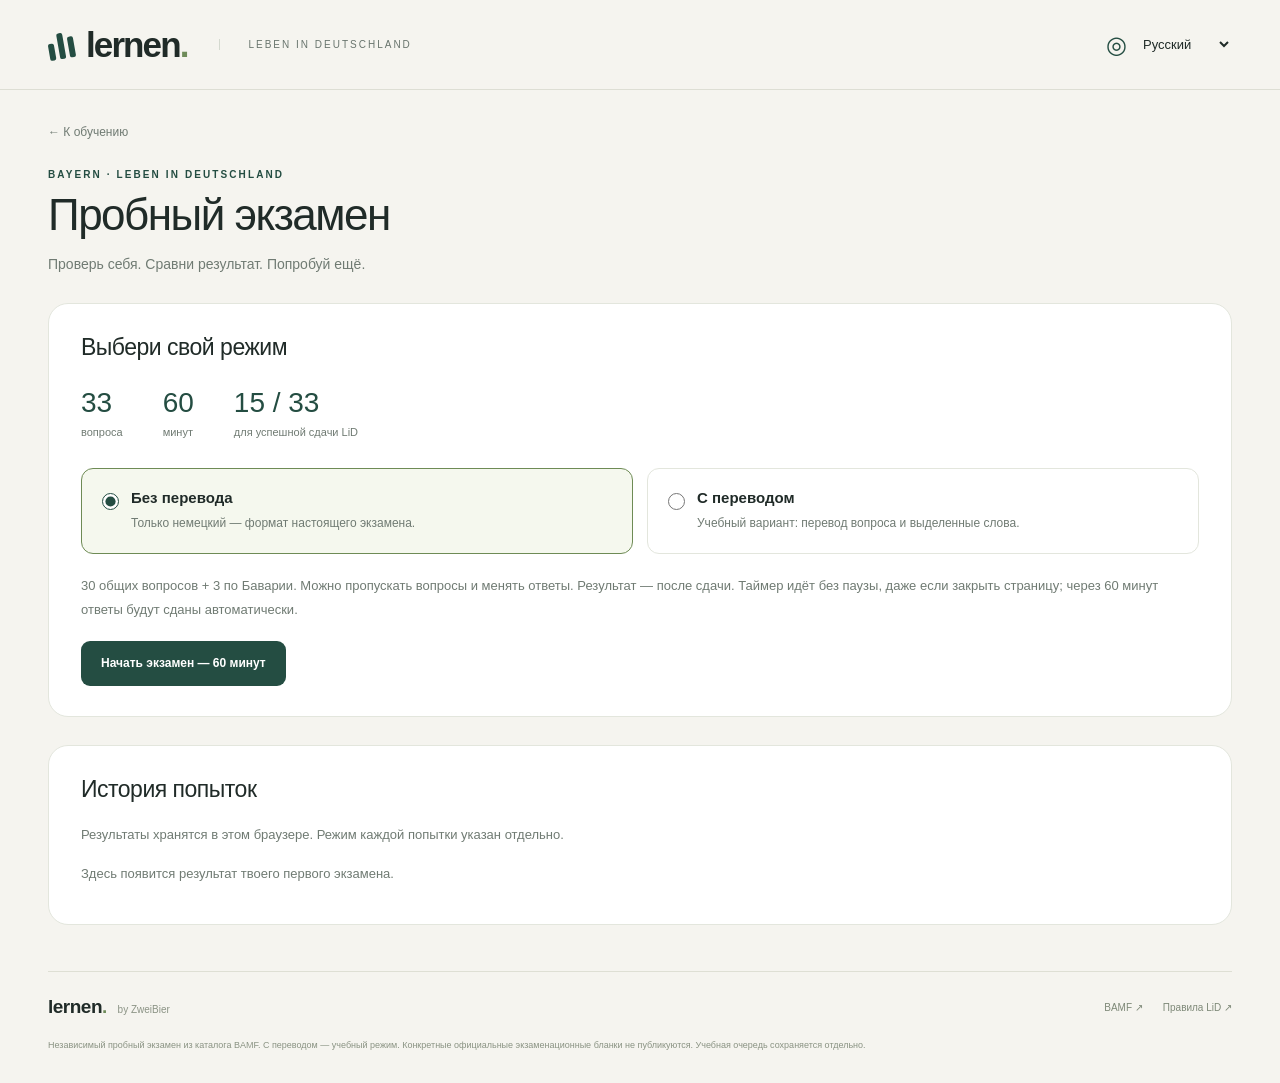
<file: lernen/exam.html>
<!doctype html>
<html lang="ru">
<head>
  <meta charset="utf-8">
  <meta name="viewport" content="width=device-width, initial-scale=1">
  <meta name="theme-color" content="#f5f4ef">
  <meta name="robots" content="noindex,nofollow,noarchive">
  <meta name="description" content="Пробный Leben in Deutschland: 33 вопроса, 60 минут, Бавария. С переводом или без, с историей результатов.">
  <title>Leben in Deutschland — пробный экзамен</title>
  <link rel="icon" href="icon.svg" type="image/svg+xml">
  <link rel="stylesheet" href="styles.css">
  <link rel="stylesheet" href="exam.css">
  <script type="module" src="exam.mjs"></script>
</head>
<body>
  <a class="skip" href="#exam-heading" data-exam="skip">Перейти к экзамену</a>
  <header class="topbar">
    <a class="brand" href="./" aria-label="Lernen"><span class="brand-mark" aria-hidden="true"><i></i><i></i><i></i></span><span>lernen<span class="brand-dot">.</span></span></a>
    <div class="brand-sub">LEBEN IN DEUTSCHLAND</div>
    <label class="language-control"><span class="globe" aria-hidden="true">◎</span><span class="sr-only" data-exam="interface">Язык интерфейса</span><select id="exam-ui" aria-label="Язык интерфейса"><option value="ru">Русский</option><option value="en">English</option></select></label>
  </header>
  <main class="page exam-page">
    <div class="exam-heading"><a href="./" class="back-link" data-exam="back">← К обучению</a><p class="eyebrow">BAYERN · LEBEN IN DEUTSCHLAND</p><h1 id="exam-heading" tabindex="-1" data-exam="title">Пробный экзамен</h1><p id="exam-subtitle" data-exam="subtitle">Проверь себя. Сравни результат. Попробуй ещё.</p></div>
    <div id="exam-notice" class="notice" role="status" hidden></div>
    <div id="exam-load" class="notice" role="status" data-exam="loading">Загружаем вопросы…</div>
    <div id="exam-error" class="error-card" role="alert" hidden><p data-exam="loadError">Не удалось загрузить вопросы. Проверь подключение.</p><button id="exam-retry" type="button" class="primary-button" data-exam="retry">Повторить</button></div>

    <section id="exam-setup" class="exam-panel" hidden aria-labelledby="setup-title">
      <h2 id="setup-title" data-exam="setupTitle">Выбери свой режим</h2>
      <div class="exam-facts"><div><strong>33</strong><span data-exam="questions">вопроса</span></div><div><strong>60</strong><span data-exam="minutes">минут</span></div><div><strong>15 / 33</strong><span data-exam="threshold">для успешной сдачи LiD</span></div></div>
      <fieldset class="mode-options"><legend class="sr-only" data-exam="mode">Режим экзамена</legend>
        <label class="mode-option"><input type="radio" name="exam-mode" value="none" checked><span><strong data-exam="without">Без перевода</strong><small data-exam="withoutHelp">Только немецкий — формат настоящего экзамена.</small></span></label>
        <label class="mode-option"><input type="radio" name="exam-mode" value="translated"><span><strong data-exam="with">С переводом</strong><small data-exam="withHelp">Учебный вариант: перевод вопроса и выделенные слова.</small></span></label>
      </fieldset>
      <label id="exam-translation-label" class="exam-translation-picker" hidden><span data-exam="translation">Язык перевода</span><select id="exam-translation"><option value="ru">Русский</option><option value="en">English</option></select></label>
      <p class="exam-rules" data-exam="rules">30 общих вопросов + 3 по Баварии. Можно пропускать вопросы и менять ответы. Результат — после сдачи. Таймер идёт без паузы, даже если закрыть страницу; через 60 минут ответы будут сданы автоматически.</p>
      <div id="setup-previous" class="previous-note" hidden></div>
      <button id="exam-start" type="button" class="primary-button" data-exam="start">Начать экзамен — 60 минут</button>
    </section>

    <section id="exam-active" hidden aria-label="Экзамен">
      <div class="exam-status"><div><span data-exam="timeLeft">Осталось времени</span><strong id="exam-timer" role="timer" aria-live="off">60:00</strong></div><div><span data-exam="answered">Отвечено</span><strong id="exam-answered">0 / 33</strong></div><span id="active-mode" class="mode-tag"></span></div>
      <div id="time-warning" class="sr-only" role="status"></div>
      <div class="exam-layout">
        <aside class="exam-navigation"><h2 data-exam="navigation">Вопросы</h2><nav id="exam-grid" class="exam-grid" aria-label="Вопросы экзамена"></nav><p data-exam="navigationHelp">Заливка — ответ выбран. Обводка — текущий вопрос.</p><button id="exam-submit" type="button" class="primary-button" data-exam="submit">Завершить экзамен</button></aside>
        <article class="question-card" id="exam-question-card">
          <div class="card-top"><span id="exam-number" class="question-number"></span><span id="exam-region" class="region-pill"></span></div>
          <div class="question-copy"><div class="question-language">DEUTSCH</div><h2 id="exam-question" tabindex="-1" lang="de"></h2><p id="exam-question-translation" class="question-translation" hidden></p></div>
          <figure id="exam-figure" hidden><a id="exam-image-link" target="_blank" rel="noopener"><img id="exam-image" alt=""></a><figcaption id="exam-credit"></figcaption></figure>
          <p class="answer-hint" data-exam="choose">Выбери один ответ. Его можно изменить до сдачи.</p><div id="exam-answers" class="answers"></div>
          <div class="exam-question-actions"><button id="exam-clear" type="button" class="text-button" data-exam="clear">Убрать ответ</button><div><button id="exam-prev" type="button" class="secondary-button" data-exam="prev">← Назад</button><button id="exam-next" type="button" class="primary-button" data-exam="next">Далее →</button></div></div>
        </article>
      </div>
    </section>

    <section id="exam-results" hidden aria-labelledby="result-heading">
      <div class="exam-panel"><div class="result-heading"><div><p class="eyebrow" data-exam="complete">ЭКЗАМЕН ЗАВЕРШЁН</p><h2 id="result-heading" tabindex="-1" data-exam="resultTitle">Твой результат</h2></div><span id="result-pass" class="pass-badge"></span></div>
        <p id="result-reason" class="exam-rules"></p>
        <div class="comparison"><div class="score-card current"><span data-exam="currentResult">Текущий результат</span><strong id="result-score"></strong><p id="result-mode"></p><small id="result-date"></small></div><div class="score-card"><span data-exam="previousResult">Предыдущий результат</span><strong id="previous-score"></strong><p id="previous-mode"></p><small id="previous-date"></small></div></div>
        <p id="result-delta" class="result-delta"></p><p id="result-detail" class="exam-rules"></p>
        <button id="exam-new" type="button" class="primary-button" data-exam="again">Пройти новый экзамен</button>
      </div>
      <section class="review-section"><h2 data-exam="review">Разбор ответов</h2><p data-exam="reviewHelp">Открой вопрос, чтобы увидеть свой ответ и правильный вариант.</p><div id="exam-review"></div></section>
    </section>

    <section id="exam-history-section" class="exam-panel history-panel" hidden aria-labelledby="history-title"><h2 id="history-title" data-exam="history">История попыток</h2><p class="exam-rules" data-exam="historyHelp">Результаты хранятся в этом браузере. Режим каждой попытки указан отдельно.</p><p id="history-empty" data-exam="empty">Здесь появится результат твоего первого экзамена.</p><div id="exam-history" class="history-list"></div></section>
    <footer class="footer"><span>lernen<span class="brand-dot">.</span> <span class="footer-by">by ZweiBier</span></span><div><a href="https://oet.bamf.de/ords/oetut/f?p=534:1::::::" target="_blank" rel="noopener">BAMF ↗</a><a href="https://www.gesetze-im-internet.de/inttestv/__10.html" target="_blank" rel="noopener" data-exam="officialRules">Правила LiD ↗</a></div><p data-exam="disclaimer">Независимый пробный экзамен из каталога BAMF. С переводом — учебный режим. Конкретные официальные экзаменационные бланки не публикуются. Учебная очередь сохраняется отдельно.</p></footer>
  </main>
  <dialog id="exam-submit-dialog"><h2 data-exam="confirmTitle">Завершить экзамен?</h2><p id="exam-submit-detail"></p><div class="dialog-actions"><button id="exam-cancel-submit" class="secondary-button" type="button" data-exam="continue">Продолжить</button><button id="exam-confirm-submit" class="primary-button" type="button" data-exam="submitNow">Сдать ответы</button></div></dialog>
  <noscript><p class="notice">Для экзамена нужен JavaScript. / JavaScript is required for the exam.</p></noscript>
</body>
</html>
</file>
<file: lernen/styles.css>
:root{color-scheme:light;--paper:#f5f4ef;--ink:#202b28;--muted:#707b73;--line:#e3e6dd;--green:#244d42;--lime:#e3efb7;--blue:#3277a1;--error:#9c4537;font-family:Inter,"Segoe UI",Arial,sans-serif;font-synthesis:none}
*{box-sizing:border-box}body{margin:0;background:var(--paper);color:var(--ink);-webkit-font-smoothing:antialiased}button,select{font:inherit}button,a,select{-webkit-tap-highlight-color:transparent}button,select{cursor:pointer}a{color:inherit}button{border:0}button:disabled{cursor:default}button:focus-visible,a:focus-visible,select:focus-visible{outline:3px solid #4d8c71;outline-offset:4px}button,a,select{touch-action:manipulation}[hidden]{display:none!important}.sr-only{position:absolute;width:1px;height:1px;padding:0;margin:-1px;overflow:hidden;clip:rect(0,0,0,0);white-space:nowrap;border:0}.skip{position:fixed;left:16px;top:-80px;z-index:10;background:var(--green);color:white;padding:15px;border-radius:8px}.skip:focus{top:16px}
.topbar{height:90px;max-width:1280px;padding:0 48px;margin:auto;display:flex;align-items:center;gap:32px;border-bottom:1px solid #ddded4}.brand{display:flex;align-items:center;gap:11px;text-decoration:none;font-weight:780;letter-spacing:-1.9px;font-size:35px}.brand-dot{color:#6f8c5a}.brand-mark{width:27px;height:28px;display:flex;align-items:flex-end;gap:4px;transform:rotate(-10deg)}.brand-mark i{display:block;width:6px;border-radius:2px;background:var(--green);height:17px}.brand-mark i:nth-child(2){height:26px}.brand-mark i:nth-child(3){height:21px}.brand-sub{font-size:10px;letter-spacing:2px;color:#68746d;padding-left:28px;border-left:1px solid #d4d9cf}.language-control{margin-left:auto;display:flex;align-items:center;gap:8px}.globe{font-size:24px;color:var(--green)}select{color:var(--ink);background:transparent;border:0;font-size:13px;padding:9px 24px 9px 4px;max-width:100%}.page{max-width:1280px;margin:auto;padding:0 48px}.intro{display:flex;align-items:center;justify-content:space-between;gap:36px;padding:46px 0 36px}.eyebrow{display:flex;align-items:center;gap:9px;font-size:10px;letter-spacing:2.1px;font-weight:700;color:var(--green);margin:0 0 18px}.tiny-flag{width:18px;height:12px;background:linear-gradient(#272823 0 33.33%,#b95242 33.33% 66.66%,#e8bd55 66.66%);border-radius:2px}h1{font-size:clamp(30px,3.5vw,44px);font-weight:600;letter-spacing:-1.9px;line-height:1.15;margin:0}h1 span{color:#6d8660}.intro-text{font-size:14px;color:#69746c;line-height:1.6;margin:16px 0 0;max-width:470px}.bavaria-stamp{display:flex;align-items:center;gap:16px;padding:18px 0 18px 22px;border-left:1px solid #d9ded3}.diamonds{color:#65a0c1;letter-spacing:1px;line-height:.85;font-size:23px;transform:rotate(-12deg);width:49px}.bavaria-stamp strong{display:block;letter-spacing:3px;font-size:11px;margin-bottom:7px}.bavaria-stamp div>span{color:var(--muted);font-size:11px;white-space:nowrap}.study-layout{display:grid;grid-template-columns:268px minmax(0,1fr);gap:28px;align-items:start}.sidebar{display:flex;flex-direction:column;gap:18px}.progress-card{border-radius:20px;background:#fff;border:1px solid var(--line);padding:25px 25px 19px}.section-heading{display:flex;align-items:center;justify-content:space-between}.section-heading h2{font-size:13px;font-weight:600;margin:0}.live-dot{height:7px;width:7px;background:#82a075;border-radius:50%;box-shadow:0 0 0 4px #f2f6ed}.progress-ring{position:relative;width:158px;height:158px;margin:28px auto 15px}.progress-ring svg{width:100%;height:100%;transform:rotate(-90deg)}.progress-ring circle{fill:none;stroke-width:8}.ring-track{stroke:#edf0e5}.ring-fill{stroke:#6e8b55;stroke-dasharray:0 100;stroke-linecap:round;transition:stroke-dasharray .45s ease}.progress-ring>div{position:absolute;inset:0;display:flex;flex-direction:column;align-items:center;justify-content:center;gap:5px}.progress-ring strong{font-size:42px;font-weight:500;letter-spacing:-2px;font-variant-numeric:tabular-nums}.progress-ring strong span{font-size:22px;letter-spacing:-1px;color:#7f8c76;margin-left:2px}.progress-ring>div>span{font-size:11px;color:var(--muted)}.progress-fraction{display:flex;justify-content:center;gap:6px;align-items:baseline;font-size:12px;color:var(--muted)}.progress-fraction strong{color:var(--ink);font-size:15px}#progress-bar{height:4px;border-radius:3px;background:#eff1e9;margin:18px 0 25px;overflow:hidden}#progress-bar>span{display:block;height:100%;width:0;background:#6e8b55;transition:width .45s ease}.stats{display:flex;flex-direction:column;gap:15px}.stats>div{display:flex;justify-content:space-between;font-size:12px;color:var(--muted)}.stats strong{font-weight:600;color:var(--ink);font-variant-numeric:tabular-nums}.save-status{border-top:1px solid var(--line);padding-top:17px;margin:21px 0 0;font-size:10px;line-height:1.5;display:flex;align-items:flex-start;gap:7px;color:var(--muted)}.save-status>span:first-child{color:#648952;font-size:12px}.method-card{position:relative;border-radius:18px;background:#eaf0e2;padding:25px}.loop-symbol{display:block;font-size:27px;color:#60824d;margin-bottom:15px}.method-card h2{font-size:15px;line-height:1.4;margin:0 0 12px;font-weight:600;max-width:170px}.method-card p{font-size:12px;color:#67735e;line-height:1.8;margin:0}.queue-demo{display:flex;align-items:center;gap:6px;margin-top:19px}.queue-demo i{width:20px;height:24px;background:#f7f9f3;border-radius:4px}.queue-demo .repeat{background:var(--green);color:#e3efb7;display:flex;align-items:center;justify-content:center;font-size:19px;font-style:normal}.queue-demo span{margin-left:auto;font-size:12px;font-weight:700;color:#68835b}.text-button{background:none;color:#65716a;font-size:12px;padding:8px;align-self:center}.text-button:hover{text-decoration:underline}.text-button>span:first-child{font-size:18px;margin-right:4px}
.question-card{background:white;border-radius:22px;border:1px solid var(--line);box-shadow:0 6px 25px #293a2410;overflow:hidden}.card-top{padding:22px 32px;border-bottom:1px solid #eef0e9;display:flex;align-items:center;justify-content:space-between;gap:12px}.question-number{font-size:11px;letter-spacing:1.2px;text-transform:uppercase;color:#69766e;font-weight:600}.region-pill{font-size:9px;letter-spacing:1.1px;color:#566d62;background:#f0f3ec;padding:7px 11px;border-radius:5px;white-space:nowrap}.region-pill.bavaria{background:#edf5fb;color:#3277a1}.question-copy{padding:29px 32px 0}.question-language{color:#92a083;font-size:9px;font-weight:700;letter-spacing:2px;margin-bottom:12px}#question-title{font-size:clamp(21px,2.2vw,26px);line-height:1.5;font-weight:400;letter-spacing:-.45px;margin:0;scroll-margin:25px}#question-title:focus{outline:none}#question-title strong{font-weight:700;color:#234b3e}.translation-heading{display:flex;align-items:center;gap:6px;margin-top:17px}.translate-icon{color:#829475;font-size:15px}.translation-heading select{font-size:10px;color:#7e887b;padding:5px 20px 5px 2px}.question-translation{font-family:Georgia,"Times New Roman",serif;font-style:italic;font-size:17px;line-height:1.65;color:#7a8377;margin:4px 0 0}.question-translation strong{font-weight:700;color:#566d53}.answer-hint{font-size:11px;color:#778078;margin:28px 32px 12px}.answers{padding:0 32px;display:flex;flex-direction:column;gap:10px}.answer{display:flex;align-items:center;gap:14px;width:100%;background:white;border:1px solid #e0e5d9;border-radius:10px;text-align:left;padding:15px 16px;color:#354138;transition:border-color .15s,background .15s,transform .15s;min-height:57px}.answer:not(:disabled):hover{border-color:#769364;background:#f8faf4;transform:translateX(2px)}.answer-index{display:flex;align-items:center;justify-content:center;flex:0 0 27px;height:27px;border:1px solid #e4e8df;border-radius:7px;font-size:11px;color:#8a9584;background:#fbfcf9;font-weight:600}.answer-text{font-size:14px;line-height:1.6;overflow-wrap:anywhere}.answer-result{margin-left:auto;font-size:18px;padding-left:4px}.answer.correct{background:#f0f5e6;border-color:#9eb683;color:#294d30}.answer.correct .answer-index{background:#dfebcc;border-color:#d2e2b7;color:#487334}.answer.wrong{background:#fff4ef;border-color:#dca99b;color:#934736}.answer.wrong .answer-index{background:#fbe0d7;border-color:#f1cabe;color:#a54f3b}.answer:disabled:not(.correct):not(.wrong){opacity:.6}.card-bottom{display:flex;align-items:center;justify-content:space-between;gap:16px;min-height:89px;margin:0 32px;padding:20px 0 24px}.keyboard-hint{font-size:10px;color:#98a18f;display:flex;align-items:center;gap:5px}.keyboard-hint>span{margin-left:3px}kbd{font-family:inherit;font-size:9px;display:inline-flex;border:1px solid #e3e7dc;border-radius:3px;padding:3px 5px;color:#89957f;background:#fafbf8}.primary-button,.secondary-button{padding:13px 20px;border-radius:9px;display:inline-flex;justify-content:center;align-items:center;gap:24px;min-height:45px;font-size:12px;font-weight:600;line-height:1.5}.primary-button{background:var(--green);color:#fff}.primary-button:hover{background:#173c30}.primary-button:active{transform:translateY(1px)}.secondary-button{background:#edf0e8;color:#43513e}.feedback{margin:20px 32px 0;padding:16px 18px;border-radius:10px;animation:appear .2s ease;font-size:12px;line-height:1.7}.feedback.good{background:#eef5e4;color:#36562c}.feedback.retry{background:#fcf1e8;color:#8b5138}.feedback h3{font-size:14px;margin:0 0 4px;font-weight:650}.feedback p{margin:4px 0 0}.feedback strong{font-weight:650}.feedback:focus{outline:none}figure{margin:22px 32px 0;padding:10px;border:1px solid var(--line);border-radius:10px;background:white}figure a{display:block}figure img{display:block;max-width:100%;height:auto;margin:auto}figcaption{font-size:9px;line-height:1.5;color:#87917f;padding:7px 3px 0}.learning-note{display:flex;align-items:flex-start;justify-content:center;gap:9px;color:#899181;font-size:10px;line-height:1.6;text-align:center;margin:17px 10px 0}.learning-note>span:first-child{color:#a4b092;font-size:13px}.notice{background:#fff3dc;border:1px solid #e8d6a7;padding:14px 18px;border-radius:10px;font-size:13px;line-height:1.6;margin-bottom:20px}.completion{background:white;border:1px solid var(--line);border-radius:22px;padding:70px 40px;text-align:center}.completion-icon{display:grid;place-items:center;border-radius:50%;height:90px;width:90px;background:var(--lime);color:var(--green);font-size:40px;margin:0 auto 25px}.completion .eyebrow{justify-content:center}.completion h2{font-size:30px;letter-spacing:-1px;font-weight:600;line-height:1.3}.completion p:not(.eyebrow){font-size:14px;line-height:1.7;color:var(--muted)}.completion .primary-button{margin-top:20px}.error-card{padding:32px;background:#fff6ee;border:1px solid #eed9c9;border-radius:16px}.error-card h2{font-size:20px}.error-card p{line-height:1.7;font-size:14px}.footer{margin-top:46px;border-top:1px solid #dedfd4;padding:24px 0 30px;display:flex;align-items:center;justify-content:space-between;flex-wrap:wrap;gap:20px}.footer>span{font-weight:700;letter-spacing:-.5px;font-size:19px}.footer-by{font-size:10px;color:#8b9385;letter-spacing:0;font-weight:400;margin-left:6px}.footer>div{display:flex;gap:20px;font-size:10px;color:#7e8978}.footer a{text-decoration:none}.footer a:hover{text-decoration:underline}.footer p{width:100%;margin:0;font-size:9px;line-height:1.6;color:#8a9383}dialog{border:1px solid var(--line);border-radius:18px;background:var(--paper);color:var(--ink);padding:30px;max-width:440px;width:calc(100% - 32px);box-shadow:0 25px 70px #16251e30}dialog::backdrop{background:#20332c70;backdrop-filter:blur(3px)}dialog h2{font-size:23px;letter-spacing:-.5px;margin:0 0 14px}dialog p{font-size:14px;color:#6c7868;line-height:1.7}.dialog-actions{display:flex;justify-content:flex-end;gap:10px;margin-top:24px}@keyframes appear{from{opacity:0;transform:translateY(4px)}to{opacity:1;transform:translateY(0)}}
@media(min-width:1100px){.sidebar{position:sticky;top:20px}}@media(max-width:1000px){.topbar{padding:0 30px}.page{padding:0 30px}.study-layout{grid-template-columns:230px minmax(0,1fr);gap:20px}.progress-card,.method-card{padding:22px}.card-top{padding:20px 25px}.question-copy{padding:25px 25px 0}.answers{padding:0 25px}.answer-hint{margin-left:25px;margin-right:25px}.card-bottom{margin:0 25px}.feedback{margin-left:25px;margin-right:25px}figure{margin-left:25px;margin-right:25px}.bavaria-stamp{padding-left:18px;gap:12px}.bavaria-stamp div>span{font-size:10px}.intro{gap:20px}.brand-sub{display:none}.keyboard-hint{display:none}}
@media(max-width:760px){.topbar{height:72px;padding:0 20px}.brand{font-size:30px}.page{padding:0 20px}.intro{padding:30px 0 25px;align-items:flex-start;gap:18px}.intro h1{font-size:33px}.intro-text{font-size:12px;max-width:380px}.eyebrow{font-size:9px;letter-spacing:1.6px;margin-bottom:14px}.bavaria-stamp{border:0;padding:0;margin-top:25px;flex-direction:column;gap:10px;text-align:center}.bavaria-stamp strong{font-size:9px;letter-spacing:2px}.bavaria-stamp div>span{display:none}.diamonds{font-size:20px;width:43px}.study-layout{display:flex;flex-direction:column;gap:18px}.sidebar{width:100%;display:block}.progress-card{padding:17px 20px;border-radius:14px;display:grid;grid-template-columns:1fr auto;gap:8px 20px}.section-heading{grid-column:1;grid-row:1}.section-heading h2{font-size:11px}.live-dot{display:none}.progress-ring{display:none}.progress-fraction{grid-column:2;grid-row:1;justify-content:flex-end;font-size:10px}.progress-fraction strong{font-size:14px}#progress-bar{grid-column:1 / -1;grid-row:2;margin:5px 0;height:5px}.stats{grid-column:1 / -1;grid-row:3;flex-direction:row;justify-content:space-between;gap:12px}.stats>div{gap:7px;font-size:10px}.save-status{grid-column:1 / -1;grid-row:4;margin:2px 0 0;padding:0;border:0;font-size:9px}.method-card{display:none}.text-button{float:right;margin:8px 0 -3px;padding:0;font-size:10px}.text-button>span:first-child{font-size:14px}.study-column{width:100%}.question-card{border-radius:16px}.card-top{padding:18px 21px}.question-number{font-size:10px;letter-spacing:.7px}.region-pill{font-size:8px;padding:6px 8px;letter-spacing:.7px}.question-copy{padding:24px 21px 0}#question-title{font-size:22px;line-height:1.5;letter-spacing:-.4px}.question-translation{font-size:16px}.answer-hint{margin:23px 21px 12px;font-size:10px}.answers{padding:0 21px;gap:9px}.answer{padding:13px 12px;gap:12px}.answer-text{font-size:13px}.answer-index{flex-basis:25px;height:25px}.card-bottom{margin:0 21px;min-height:29px;padding:15px 0 19px;justify-content:flex-end}.primary-button{font-size:12px}.card-bottom .primary-button{width:100%;justify-content:space-between;padding:14px 18px}.feedback{margin:17px 21px 0;padding:14px;font-size:12px}.feedback h3{font-size:13px}figure{margin:18px 21px 0;padding:7px}.learning-note{font-size:9px;margin:13px 4px 0}.footer{margin-top:30px;gap:15px;padding-top:20px}.footer>div{font-size:9px;gap:12px}.footer p{font-size:9px}.completion{padding:45px 24px}.completion h2{font-size:25px}.language-control select{font-size:12px;padding-right:10px}.globe{font-size:22px}}
@media(max-width:370px){.page{padding:0 12px}.topbar{padding:0 14px}.intro h1{font-size:29px}.bavaria-stamp{display:none}.stats>div{font-size:9px;gap:4px}.question-copy{padding:20px 17px 0}.answers{padding:0 17px}.answer-hint{margin-left:17px;margin-right:17px}}
@media(prefers-reduced-motion:reduce){*,*::before,*::after{animation:none!important;transition:none!important;scroll-behavior:auto!important}}
.exam-entry{display:flex;align-items:center;justify-content:space-between;gap:20px;padding:20px 24px;border:1px solid #dbe2cd;border-radius:14px;background:#edf2e4;margin-bottom:24px}.exam-entry>div{display:flex;flex-direction:column;gap:7px}.exam-entry strong{font-size:15px;font-weight:600}.exam-entry span{font-size:11px;color:#68755e}.exam-entry a{text-decoration:none;text-align:center}@media(max-width:760px){.exam-entry{padding:18px;align-items:stretch;flex-direction:column;gap:16px;margin-bottom:20px}.exam-entry a{width:100%}}
.feedback-answer{margin:10px 0 12px;padding:10px 0;border-top:1px solid #70834f25;border-bottom:1px solid #70834f25}.feedback .feedback-answer-de{font-size:14px;line-height:1.7}.feedback .feedback-answer-translation{font-family:Georgia,"Times New Roman",serif;font-style:italic;font-size:14px;line-height:1.7;margin-top:5px}.feedback-answer strong{font-weight:700}.completion-actions{display:flex;flex-wrap:wrap;gap:12px;justify-content:center;margin-top:24px}.completion-actions .primary-button{margin-top:0;text-decoration:none}#completion-title:focus{outline:none}@media(max-width:760px){.completion-actions{flex-direction:column}.completion-actions>a,.completion-actions>button{width:100%}}
.feedback-explanation{padding:2px 0 14px;margin-bottom:12px;border-bottom:1px solid #70834f25;color:#3f483c}.feedback-explanation h4{margin:0 0 6px;font-size:14px;font-weight:700;line-height:1.5}.feedback .feedback-explanation p{font-size:14px;line-height:1.75;margin:0;overflow-wrap:anywhere}.feedback-explanation a{display:inline-block;margin-top:8px;font-size:11px;color:#6b5039;text-underline-offset:3px}.feedback-explanation a:hover{color:#284a38}.feedback-explanation a:focus-visible{outline:2px solid var(--green);outline-offset:4px;border-radius:2px}
</file>
<file: pitch/berg/styles.css>
:root {
  --ink: #f6fbf8;
  --soft: #c7d7d8;
  --muted: #8fa7aa;
  --dark: #061115;
  --panel: rgba(5, 17, 22, 0.76);
  --panel-strong: rgba(4, 13, 18, 0.9);
  --line: rgba(196, 226, 230, 0.24);
  --ice: #9ed8e8;
  --moss: #a6d877;
  --amber: #ffbd6b;
  --danger: #ff8e73;
  --shadow: rgba(0, 0, 0, 0.46);
  --font: Aptos, "Segoe UI", Arial, ui-sans-serif, system-ui, sans-serif;
  --display: "Aptos Display", Aptos, "Segoe UI", Arial, ui-sans-serif, system-ui, sans-serif;
}

* {
  box-sizing: border-box;
}

html,
body {
  width: 100%;
  min-height: 100%;
  margin: 0;
  background: var(--dark);
  color: var(--ink);
  font-family: var(--font);
}

body {
  min-height: 100svh;
  overflow: hidden;
}

body::before {
  content: "";
  position: fixed;
  inset: 0;
  z-index: -2;
  background:
    linear-gradient(90deg, rgba(3, 8, 11, 0.94), rgba(3, 12, 16, 0.58) 42%, rgba(3, 8, 11, 0.92)),
    url("./Screenshot 2026-05-28 085255.png") center / cover no-repeat;
}

a {
  color: inherit;
}

button,
a {
  font: inherit;
}

h1,
h2,
h3,
p {
  margin: 0;
}

ul {
  margin: 0;
  padding: 0;
  list-style: none;
}

.pitch-actions {
  position: fixed;
  top: 18px;
  left: 28px;
  right: 28px;
  z-index: 60;
  display: flex;
  align-items: center;
  justify-content: space-between;
  gap: 18px;
  pointer-events: none;
}

.pitch-actions-title {
  pointer-events: auto;
  color: rgba(246, 251, 248, 0.74);
  font-weight: 900;
  font-size: 13px;
  letter-spacing: 0.08em;
}

.pitch-download {
  pointer-events: auto;
  display: inline-flex;
  min-height: 42px;
  align-items: center;
  justify-content: center;
  border: 1px solid rgba(255, 189, 107, 0.72);
  border-radius: 8px;
  background: rgba(255, 189, 107, 0.16);
  color: #fff3dc;
  padding: 0 18px;
  text-decoration: none;
  font-weight: 900;
  box-shadow: 0 18px 44px var(--shadow);
  backdrop-filter: blur(14px);
}

.presentation-stage {
  position: relative;
  width: 100vw;
  min-height: 100svh;
  overflow: hidden;
  background: #061115;
}

.deck,
.slide {
  position: absolute;
  inset: 0;
}

.slide {
  display: flex;
  align-items: center;
  justify-content: center;
  padding: 86px clamp(78px, 7vw, 122px) 66px;
  opacity: 0;
  transform: translate3d(2.2vw, 0, 0);
  pointer-events: none;
  transition:
    opacity 420ms ease,
    transform 520ms cubic-bezier(.2, .8, .2, 1);
}

.slide.active {
  opacity: 1;
  transform: translate3d(0, 0, 0);
  pointer-events: auto;
}

.slide::before,
.slide::after {
  content: "";
  position: absolute;
  inset: 0;
  pointer-events: none;
}

.slide::before {
  z-index: 0;
  background-position: center;
  background-size: cover;
  filter: saturate(0.92) contrast(1.05);
}

.slide.bg-1::before {
  background-image:
    linear-gradient(90deg, rgba(3, 8, 10, 0.96), rgba(5, 20, 26, 0.64) 50%, rgba(4, 10, 12, 0.82)),
    url("./Screenshot 2026-05-28 085255.png");
}

.slide.bg-2::before {
  background-image:
    linear-gradient(90deg, rgba(4, 10, 13, 0.95), rgba(7, 24, 28, 0.58) 48%, rgba(4, 10, 13, 0.86)),
    url("./Screenshot 2026-05-28 085310.png");
}

.slide.bg-3::before {
  background-image:
    linear-gradient(90deg, rgba(3, 8, 10, 0.96), rgba(8, 22, 20, 0.58) 48%, rgba(4, 10, 13, 0.86)),
    url("./Screenshot 2026-05-28 085320.png");
}

.slide::after {
  z-index: 1;
  background:
    linear-gradient(180deg, rgba(0, 0, 0, 0.18), rgba(0, 0, 0, 0.34)),
    linear-gradient(0deg, rgba(2, 7, 9, 0.72), transparent 26%, rgba(2, 7, 9, 0.38));
}

.slide-content {
  position: relative;
  z-index: 2;
  width: min(100%, 1280px);
  max-height: calc(100svh - 150px);
}

.cover-grid,
.two-column,
.team-layout {
  display: grid;
  grid-template-columns: minmax(0, 1fr) minmax(280px, 360px);
  gap: clamp(30px, 4vw, 64px);
  align-items: center;
}

.kicker {
  margin-bottom: 16px;
  color: var(--ice);
  font-size: 12px;
  font-weight: 900;
  line-height: 1.1;
  letter-spacing: 0.1em;
  text-transform: uppercase;
}

.mega-title {
  font-family: var(--display);
  font-size: clamp(92px, 13vw, 190px);
  line-height: 0.84;
  letter-spacing: 0;
}

h2 {
  max-width: 980px;
  font-family: var(--display);
  font-size: clamp(34px, 4.2vw, 64px);
  line-height: 0.98;
  letter-spacing: 0;
}

h3 {
  color: var(--ink);
  font-family: var(--display);
  font-size: 20px;
  line-height: 1.12;
  letter-spacing: 0;
}

.hero-line {
  max-width: 900px;
  margin-top: 22px;
  color: var(--ink);
  font-family: var(--display);
  font-size: clamp(30px, 4vw, 58px);
  font-weight: 900;
  line-height: 1;
}

.body-copy {
  max-width: 860px;
  margin-top: 22px;
  color: var(--soft);
  font-size: clamp(17px, 1.35vw, 21px);
  line-height: 1.43;
}

.body-copy.strong {
  color: #eef8f6;
}

.body-copy.narrow {
  max-width: 980px;
}

.metric-stack {
  display: grid;
  gap: 14px;
}

.metric-stack div,
.proof-panel,
.quest-panel,
.loop-grid article,
.split-proof article,
.social-grid article,
.three-panels article,
.market-grid article,
.phase-grid article,
.ai-note,
.request-line,
.bottom-rail div,
.systems-table,
.team-cards article,
.positioning-note {
  border: 1px solid var(--line);
  border-radius: 8px;
  background: var(--panel);
  box-shadow: 0 22px 60px rgba(0, 0, 0, 0.24);
  backdrop-filter: blur(16px);
}

.metric-stack div {
  padding: 20px 20px 18px;
}

.metric-stack strong {
  display: block;
  color: var(--moss);
  font-family: var(--display);
  font-size: clamp(28px, 3vw, 42px);
  line-height: 0.95;
}

.metric-stack span {
  display: block;
  margin-top: 9px;
  color: var(--soft);
  font-size: 13px;
  font-weight: 800;
  line-height: 1.25;
  text-transform: uppercase;
}

.proof-panel {
  padding: 28px;
}

.proof-panel h3,
.quest-panel h3,
.three-panels h3,
.phase-grid h3,
.ai-note h3,
.team-cards h3 {
  color: var(--ice);
}

.proof-panel ul,
.quest-panel ul,
.three-panels ul,
.phase-grid ul {
  display: grid;
  gap: 10px;
  margin-top: 18px;
}

.proof-panel li,
.quest-panel li,
.three-panels li,
.phase-grid li {
  position: relative;
  padding-left: 18px;
  color: var(--soft);
  font-size: 16px;
  line-height: 1.32;
}

.proof-panel li::before,
.quest-panel li::before,
.three-panels li::before,
.phase-grid li::before {
  content: "";
  position: absolute;
  top: 0.62em;
  left: 0;
  width: 7px;
  height: 7px;
  border-radius: 50%;
  background: var(--amber);
}

.mini-metrics,
.bottom-rail {
  display: grid;
  grid-template-columns: repeat(3, minmax(0, 1fr));
  gap: 12px;
  margin-top: 24px;
}

.mini-metrics div {
  border-top: 1px solid var(--line);
  padding-top: 14px;
}

.mini-metrics strong,
.bottom-rail strong {
  display: block;
  color: var(--ink);
  font-size: 18px;
  font-weight: 900;
}

.mini-metrics span,
.bottom-rail span {
  display: block;
  margin-top: 5px;
  color: var(--muted);
  font-size: 12px;
  font-weight: 800;
  line-height: 1.2;
  text-transform: uppercase;
}

.loop-grid {
  display: grid;
  grid-template-columns: repeat(4, minmax(0, 1fr));
  gap: 14px;
  margin-top: 30px;
}

.loop-grid article {
  min-height: 184px;
  padding: 22px;
}

.loop-grid span {
  display: block;
  margin-bottom: 14px;
  color: var(--amber);
  font-weight: 900;
  font-size: 13px;
}

.loop-grid p,
.split-proof p,
.social-grid p,
.three-panels p,
.market-grid p,
.phase-grid p,
.ai-note p,
.team-cards p,
.positioning-note span,
.route-card p {
  margin-top: 12px;
  color: var(--soft);
  font-size: 15px;
  line-height: 1.38;
}

.team-cards .role-note {
  color: var(--amber);
  font-size: 13px;
  font-weight: 900;
  line-height: 1.2;
  text-transform: uppercase;
}

.split-proof {
  display: grid;
  grid-template-columns: repeat(2, minmax(0, 1fr));
  gap: 14px;
  margin-top: 14px;
}

.split-proof article {
  padding: 22px;
}

.split-proof .danger h3 {
  color: var(--danger);
}

.mountain-layout {
  display: grid;
  grid-template-columns: minmax(0, 1fr) minmax(310px, 390px);
  grid-template-rows: auto auto;
  gap: 16px;
  align-items: stretch;
}

.mountain-layout > div:first-child {
  grid-row: 1 / span 2;
}

.route-card,
.quest-panel {
  padding: 24px;
}

.route-card p {
  color: var(--ink);
  font-size: 18px;
  font-weight: 900;
}

.quest-panel {
  align-self: start;
}

.quest-panel li {
  font-size: 15px;
}

.systems-table {
  display: grid;
  margin-top: 28px;
  overflow: hidden;
}

.systems-table > div {
  display: grid;
  grid-template-columns: 1.02fr 1.22fr 1.58fr;
  gap: 20px;
  align-items: start;
  border-top: 1px solid rgba(196, 226, 230, 0.16);
  padding: 14px 18px;
}

.systems-table > div:first-child {
  border-top: 0;
}

.systems-table .table-head {
  background: rgba(158, 216, 232, 0.13);
  color: var(--ice);
  font-size: 12px;
  font-weight: 900;
  text-transform: uppercase;
}

.systems-table strong,
.systems-table span {
  font-size: 14px;
  line-height: 1.28;
}

.systems-table strong {
  color: var(--ink);
}

.systems-table span {
  color: var(--soft);
}

.social-grid,
.phase-grid {
  display: grid;
  grid-template-columns: repeat(4, minmax(0, 1fr));
  gap: 14px;
  margin-top: 30px;
}

.social-grid article,
.phase-grid article {
  padding: 22px;
}

.bottom-rail {
  margin-top: 14px;
}

.bottom-rail div {
  min-height: 88px;
  padding: 18px;
}

.three-panels {
  display: grid;
  grid-template-columns: repeat(3, minmax(0, 1fr));
  gap: 16px;
  margin-top: 30px;
}

.three-panels article {
  min-height: 280px;
  padding: 26px;
}

.three-panels p {
  font-size: 19px;
  font-weight: 800;
}

.market-grid {
  display: grid;
  grid-template-columns: 1fr 1.15fr 1fr;
  gap: 16px;
  margin-top: 28px;
  align-items: stretch;
}

.market-grid article {
  padding: 24px;
}

.market-grid h3 {
  color: var(--ice);
  font-size: 24px;
}

.market-grid .berg-card {
  border-color: rgba(255, 189, 107, 0.62);
  background: rgba(19, 29, 24, 0.82);
}

.market-grid .berg-card h3 {
  color: var(--amber);
}

.positioning-note {
  display: grid;
  grid-template-columns: 190px minmax(0, 1fr);
  gap: 22px;
  align-items: start;
  margin-top: 16px;
  padding: 20px 24px;
  border-color: rgba(166, 216, 119, 0.42);
}

.positioning-note strong {
  color: var(--moss);
  font-family: var(--display);
  font-size: 22px;
  line-height: 1.05;
}

.positioning-note span {
  margin-top: 0;
}

.phase-grid {
  grid-template-columns: repeat(3, minmax(0, 1fr));
}

.ai-note {
  margin-top: 16px;
  padding: 22px;
}

.team-layout {
  align-items: start;
}

.team-cards {
  display: grid;
  grid-template-columns: repeat(2, minmax(0, 1fr));
  gap: 14px;
  margin-top: 26px;
}

.team-cards article {
  min-height: 142px;
  padding: 24px;
}

.request-line {
  display: grid;
  grid-template-columns: 120px minmax(0, 1fr);
  gap: 18px;
  align-items: center;
  margin-top: 14px;
  padding: 18px 22px;
  border-color: rgba(255, 189, 107, 0.52);
}

.request-line strong {
  color: var(--amber);
  font-size: 18px;
  font-weight: 900;
  text-transform: uppercase;
}

.request-line span {
  color: var(--ink);
  font-size: 22px;
  font-weight: 900;
}

.chrome {
  position: fixed;
  left: 28px;
  right: 28px;
  bottom: 20px;
  z-index: 45;
  display: grid;
  grid-template-columns: auto minmax(140px, 1fr) auto;
  gap: 18px;
  align-items: center;
  pointer-events: none;
}

.brand-mark,
.slide-counter {
  color: rgba(246, 251, 248, 0.72);
  font-size: 12px;
  font-weight: 900;
  letter-spacing: 0.08em;
}

.progress-track {
  height: 2px;
  overflow: hidden;
  background: rgba(246, 251, 248, 0.18);
}

.progress-track span {
  display: block;
  width: 10%;
  height: 100%;
  background: var(--amber);
  transition: width 320ms ease;
}

.slide-counter {
  display: flex;
  gap: 4px;
  justify-content: end;
}

.slide-rail {
  position: fixed;
  top: 50%;
  right: 28px;
  z-index: 46;
  display: grid;
  gap: 9px;
  transform: translateY(-50%);
}

.slide-rail button {
  width: 11px;
  height: 11px;
  border: 1px solid rgba(246, 251, 248, 0.5);
  border-radius: 50%;
  background: rgba(246, 251, 248, 0.16);
  padding: 0;
  cursor: pointer;
}

.slide-rail button.active {
  border-color: var(--amber);
  background: var(--amber);
}

.nav-button {
  position: fixed;
  top: 50%;
  z-index: 46;
  width: 44px;
  height: 64px;
  border: 1px solid rgba(246, 251, 248, 0.18);
  border-radius: 8px;
  background: rgba(4, 13, 18, 0.44);
  color: rgba(246, 251, 248, 0.82);
  cursor: pointer;
  transform: translateY(-50%);
  backdrop-filter: blur(10px);
}

.nav-button span {
  display: block;
  transform: translateY(-2px);
  font-size: 48px;
  line-height: 1;
}

.nav-prev {
  left: 20px;
}

.nav-next {
  right: 52px;
}

.nav-button:disabled {
  opacity: 0.26;
  cursor: default;
}

.snow {
  position: fixed;
  inset: 0;
  z-index: 35;
  pointer-events: none;
  overflow: hidden;
}

.snow span {
  position: absolute;
  top: -8vh;
  left: var(--x);
  width: var(--s);
  height: var(--s);
  border-radius: 999px;
  background: rgba(247, 253, 255, var(--o));
  box-shadow: 0 0 16px rgba(191, 232, 242, 0.34);
  animation: snowfall var(--d) linear infinite;
  animation-delay: var(--delay);
}

.snow span:nth-child(1) { --x: 3%; --s: 5px; --o: .7; --d: 16s; --delay: -2s; }
.snow span:nth-child(2) { --x: 7%; --s: 2px; --o: .55; --d: 22s; --delay: -11s; }
.snow span:nth-child(3) { --x: 12%; --s: 4px; --o: .65; --d: 18s; --delay: -8s; }
.snow span:nth-child(4) { --x: 17%; --s: 3px; --o: .75; --d: 24s; --delay: -5s; }
.snow span:nth-child(5) { --x: 21%; --s: 6px; --o: .48; --d: 19s; --delay: -15s; }
.snow span:nth-child(6) { --x: 26%; --s: 3px; --o: .58; --d: 21s; --delay: -3s; }
.snow span:nth-child(7) { --x: 30%; --s: 4px; --o: .72; --d: 17s; --delay: -9s; }
.snow span:nth-child(8) { --x: 34%; --s: 2px; --o: .5; --d: 27s; --delay: -17s; }
.snow span:nth-child(9) { --x: 39%; --s: 5px; --o: .62; --d: 20s; --delay: -6s; }
.snow span:nth-child(10) { --x: 43%; --s: 3px; --o: .7; --d: 18s; --delay: -14s; }
.snow span:nth-child(11) { --x: 48%; --s: 2px; --o: .58; --d: 26s; --delay: -10s; }
.snow span:nth-child(12) { --x: 52%; --s: 4px; --o: .66; --d: 19s; --delay: -4s; }
.snow span:nth-child(13) { --x: 57%; --s: 6px; --o: .44; --d: 23s; --delay: -12s; }
.snow span:nth-child(14) { --x: 61%; --s: 3px; --o: .78; --d: 16s; --delay: -7s; }
.snow span:nth-child(15) { --x: 66%; --s: 2px; --o: .6; --d: 28s; --delay: -19s; }
.snow span:nth-child(16) { --x: 70%; --s: 5px; --o: .56; --d: 21s; --delay: -1s; }
.snow span:nth-child(17) { --x: 74%; --s: 3px; --o: .68; --d: 18s; --delay: -13s; }
.snow span:nth-child(18) { --x: 79%; --s: 4px; --o: .7; --d: 24s; --delay: -16s; }
.snow span:nth-child(19) { --x: 83%; --s: 2px; --o: .52; --d: 29s; --delay: -20s; }
.snow span:nth-child(20) { --x: 88%; --s: 5px; --o: .62; --d: 19s; --delay: -5s; }
.snow span:nth-child(21) { --x: 93%; --s: 3px; --o: .74; --d: 17s; --delay: -9s; }
.snow span:nth-child(22) { --x: 97%; --s: 2px; --o: .58; --d: 25s; --delay: -14s; }
.snow span:nth-child(23) { --x: 15%; --s: 2px; --o: .54; --d: 31s; --delay: -22s; }
.snow span:nth-child(24) { --x: 45%; --s: 4px; --o: .5; --d: 30s; --delay: -24s; }
.snow span:nth-child(25) { --x: 68%; --s: 2px; --o: .58; --d: 33s; --delay: -26s; }
.snow span:nth-child(26) { --x: 91%; --s: 4px; --o: .46; --d: 32s; --delay: -28s; }
.snow span:nth-child(27) { --x: 5%; --s: 3px; --o: .58; --d: 35s; --delay: -30s; }
.snow span:nth-child(28) { --x: 37%; --s: 2px; --o: .5; --d: 34s; --delay: -18s; }
.snow span:nth-child(29) { --x: 58%; --s: 3px; --o: .56; --d: 36s; --delay: -31s; }
.snow span:nth-child(30) { --x: 76%; --s: 2px; --o: .48; --d: 38s; --delay: -27s; }

@keyframes snowfall {
  from {
    transform: translate3d(-26px, -12vh, 0);
  }
  to {
    transform: translate3d(42px, 116vh, 0);
  }
}

.mobile-deck {
  display: none;
}

html.pdf-export .pitch-actions,
html.pdf-export .chrome,
html.pdf-export .slide-rail,
html.pdf-export .nav-button,
html.pdf-export .snow {
  display: none;
}

html.pdf-export .slide {
  padding: 86px clamp(78px, 7vw, 122px) 66px;
}

@media (max-width: 1180px) {
  .slide {
    padding-left: 74px;
    padding-right: 74px;
  }

  h2 {
    font-size: clamp(31px, 4.5vw, 52px);
  }

  .loop-grid,
  .social-grid {
    grid-template-columns: repeat(2, minmax(0, 1fr));
  }

  .loop-grid article {
    min-height: 154px;
  }

  .systems-table > div {
    gap: 14px;
  }
}

@media (max-width: 900px) {
  body {
    overflow: auto;
  }

  body::before {
    background:
      linear-gradient(180deg, rgba(3, 8, 11, 0.9), rgba(3, 8, 11, 0.78)),
      url("./Screenshot 2026-05-28 085255.png") center / cover no-repeat;
  }

  .presentation-stage {
    display: none;
  }

  .pitch-actions {
    top: 14px;
    left: 16px;
    right: 16px;
  }

  .pitch-actions-title {
    display: none;
  }

  .mobile-deck {
    display: grid;
    gap: 16px;
    width: min(100% - 28px, 680px);
    margin: 0 auto;
    padding: 84px 0 36px;
  }

  .mobile-deck section {
    border: 1px solid var(--line);
    border-radius: 8px;
    background: var(--panel);
    padding: 22px;
    backdrop-filter: blur(14px);
  }

  .mobile-deck h2 {
    font-size: 28px;
    line-height: 1.05;
  }

  .mobile-deck p {
    margin-top: 10px;
    color: var(--soft);
    font-size: 16px;
    line-height: 1.42;
  }

  .mobile-deck .pitch-download {
    margin-top: 18px;
  }
}

@media (max-height: 760px) and (min-width: 901px) {
  .slide {
    padding-top: 70px;
    padding-bottom: 52px;
  }

  .slide-content {
    max-height: calc(100svh - 118px);
  }

  .body-copy {
    margin-top: 16px;
    font-size: 16px;
    line-height: 1.34;
  }

  h2 {
    font-size: clamp(30px, 3.5vw, 48px);
  }

  .loop-grid,
  .social-grid,
  .three-panels,
  .market-grid,
  .phase-grid {
    margin-top: 20px;
  }

  .systems-table {
    margin-top: 18px;
  }

  .systems-table > div {
    padding: 10px 16px;
  }
}

@media (prefers-reduced-motion: reduce) {
  .slide,
  .progress-track span {
    transition: none;
  }

  .snow {
    display: none;
  }
}
</file>
<file: lernen/exam.css>
.exam-heading{padding:32px 0 28px}.back-link{display:inline-block;font-size:12px;color:var(--muted);margin-bottom:30px;text-decoration:none}.back-link:hover{text-decoration:underline}.exam-heading .eyebrow{margin-bottom:10px}.exam-heading h1{font-size:clamp(30px,4vw,44px);letter-spacing:-1.5px;font-weight:500;margin:0 0 12px}.exam-heading>p:last-child{font-size:14px;color:var(--muted);line-height:1.6;margin:0}.exam-panel{background:white;padding:30px 32px;border:1px solid var(--line);border-radius:20px}.exam-panel h2,.review-section h2{font-size:23px;font-weight:500;letter-spacing:-.5px;margin:0 0 20px}.exam-facts{display:flex;gap:40px;margin:26px 0 30px}.exam-facts>div{display:flex;flex-direction:column;gap:7px}.exam-facts strong{font-size:28px;font-weight:500;font-variant-numeric:tabular-nums;color:var(--green)}.exam-facts span{font-size:11px;color:var(--muted)}.mode-options{display:grid;grid-template-columns:1fr 1fr;border:0;margin:0;padding:0;gap:14px}.mode-option{display:flex;align-items:flex-start;gap:12px;border:1px solid var(--line);padding:20px;border-radius:12px;cursor:pointer}.mode-option:has(input:checked){border-color:#6e8b55;background:#f5f8ee}.mode-option input{margin:4px 0 0;accent-color:var(--green);width:17px;height:17px;flex-shrink:0}.mode-option strong{display:block;font-size:15px;font-weight:600;margin-bottom:8px}.mode-option small{display:block;font-size:12px;line-height:1.6;color:var(--muted)}.exam-translation-picker{display:flex;gap:15px;align-items:center;margin:18px 0;font-size:13px}.exam-translation-picker select{border:1px solid var(--line);padding:8px 15px;border-radius:7px;background:white}.exam-rules{font-size:13px;line-height:1.8;color:var(--muted);margin:20px 0}.previous-note{padding:14px 18px;background:var(--paper);border-radius:10px;font-size:13px;line-height:1.7;margin:20px 0}.exam-status{display:flex;align-items:center;gap:34px;padding:18px 24px;background:var(--green);color:white;border-radius:14px;margin-bottom:22px;position:sticky;top:10px;z-index:2;box-shadow:0 5px 20px #20332c18}.exam-status>div{display:flex;flex-direction:column;gap:5px}.exam-status>div>span{font-size:10px;color:#d2decf}.exam-status strong{font-size:26px;letter-spacing:1px;font-weight:500;font-variant-numeric:tabular-nums}.exam-status .mode-tag{margin-left:auto;color:#dce9d6;font-size:11px}.exam-status.urgent{background:#814633}.exam-layout{display:grid;grid-template-columns:240px minmax(0,1fr);gap:24px;align-items:start}.exam-navigation{padding:22px;background:#ecf0e5;border-radius:15px}.exam-navigation h2{font-size:14px;margin:0 0 17px;font-weight:600}.exam-grid{display:grid;grid-template-columns:repeat(6,1fr);gap:7px}.exam-grid button{aspect-ratio:1;min-width:0;min-height:28px;border:1px solid #d8dfcf;background:white;border-radius:6px;font-size:11px;color:#5a6b52;padding:0}.exam-grid button.answered{background:#d1dfbd;border-color:#c0d2a5;color:#294631}.exam-grid button[aria-current=true]{outline:2px solid var(--green);outline-offset:1px}.exam-navigation p{font-size:11px;line-height:1.7;color:#687561;margin:20px 0}.exam-navigation .primary-button{width:100%;padding:13px 9px}.exam-question-actions{padding:22px 32px;display:flex;justify-content:space-between;gap:12px;align-items:center}.exam-question-actions>div{display:flex;gap:10px}.exam-question-actions button:disabled{opacity:.4}.exam-question-actions .text-button{float:none;margin:0}#exam-question{font-size:clamp(21px,2.2vw,26px);line-height:1.5;font-weight:400;letter-spacing:-.45px;margin:0;scroll-margin-top:140px}#exam-question strong{font-weight:700;color:#234b3e}#exam-question:focus,#result-heading:focus,#exam-heading:focus{outline:none}#exam-question-translation{margin-top:16px}.answer.selected{background:#eef3e5;border-color:#708b5a}.answer.selected .answer-index{background:var(--green);border-color:var(--green);color:white}.result-heading{display:flex;gap:16px;align-items:center;justify-content:space-between}.result-heading h2{margin-bottom:0}.result-heading .eyebrow{margin-bottom:10px}.pass-badge{border-radius:30px;padding:9px 16px;background:#eef4e3;color:#396134;font-size:12px;font-weight:600}.pass-badge.failed{background:#f9eee7;color:#94543d}.comparison{display:grid;grid-template-columns:1fr 1fr;gap:16px;margin-top:24px}.score-card{padding:24px;background:var(--paper);border-radius:14px;display:flex;flex-direction:column;align-items:flex-start}.score-card.current{background:#eaf1dd}.score-card>span{font-size:12px;color:#68755b}.score-card>strong{font-size:44px;font-weight:500;letter-spacing:-1.5px;margin:18px 0 12px;font-variant-numeric:tabular-nums}.score-card>p{font-size:12px;line-height:1.6;margin:0 0 7px}.score-card>small{font-size:11px;color:var(--muted)}.result-delta{font-size:16px;color:var(--green);line-height:1.6;margin:22px 0 0}.review-section{margin-top:32px}.review-section>p{font-size:13px;color:var(--muted);line-height:1.7}.review-item{background:white;border:1px solid var(--line);border-radius:12px;margin:10px 0;overflow:hidden}.review-item summary{padding:17px 20px;cursor:pointer;font-size:13px;line-height:1.7}.review-item summary>span{color:#396134;font-weight:600;margin-right:8px}.review-item.incorrect summary>span{color:#94543d}.review-body{padding:0 22px 22px}.review-body>p{line-height:1.7;font-size:14px}.review-body .question-translation{font-size:16px}.review-body figure{margin:15px 0}.review-answer{padding:12px 14px;border-radius:8px;background:var(--paper);font-size:13px;line-height:1.7;margin-top:10px}.review-answer.correct{background:#eef5e4}.review-answer>span{display:block;font-size:10px;color:var(--muted);margin-bottom:5px}.history-panel{margin-top:28px}.history-list{display:flex;flex-direction:column;gap:10px}.history-row{display:flex;align-items:center;gap:16px;padding:16px;border:1px solid var(--line);border-radius:10px}.history-row>div{flex:1;min-width:0}.history-row strong{font-size:21px;font-weight:500;font-variant-numeric:tabular-nums}.history-row p{margin:0 0 6px;font-size:12px;line-height:1.5}.history-row small{font-size:11px;color:var(--muted)}.history-row button{font-size:11px;padding:10px 14px}.history-panel>p{font-size:13px;color:var(--muted)}
@media(max-width:1000px){.exam-layout{grid-template-columns:210px minmax(0,1fr);gap:20px}.exam-navigation{padding:18px}.exam-question-actions{padding:20px 25px}.exam-question-actions .primary-button,.exam-question-actions .secondary-button{padding:12px 14px}}
@media(max-width:760px){.exam-heading{padding:24px 0}.back-link{margin-bottom:24px}.exam-panel{padding:24px 20px;border-radius:16px}.exam-panel h2,.review-section h2{font-size:21px}.exam-facts{gap:24px;margin:22px 0}.exam-facts strong{font-size:25px}.exam-facts span{font-size:10px}.mode-options{grid-template-columns:1fr;gap:10px}.mode-option{padding:16px}.exam-rules{font-size:12px}.exam-status{top:5px;gap:24px;padding:15px 18px;flex-wrap:wrap;margin-bottom:16px}.exam-status strong{font-size:23px}.exam-status .mode-tag{font-size:10px;max-width:95px;line-height:1.7}.exam-layout{display:flex;flex-direction:column;gap:18px}.exam-navigation{width:100%;padding:18px}.exam-navigation h2{margin-bottom:12px}.exam-grid{grid-template-columns:repeat(11,1fr);gap:6px}.exam-grid button{min-height:26px;font-size:10px}.exam-navigation p{margin:13px 0;font-size:10px}.exam-navigation .primary-button{min-height:42px}.exam-layout .question-card{width:100%}#exam-question{font-size:21px}.exam-question-actions{padding:18px 21px;flex-wrap:wrap}.exam-question-actions>div{margin-left:auto}.exam-question-actions .text-button{font-size:11px}.comparison{gap:10px}.score-card{padding:20px 14px}.score-card>strong{font-size:34px}.score-card>span{font-size:11px;line-height:1.6}.score-card>p{font-size:11px}.score-card>small{font-size:10px;line-height:1.5}.pass-badge{padding:8px 11px;font-size:10px;white-space:nowrap}.result-heading .eyebrow{font-size:8px;letter-spacing:1px}.history-row{gap:12px;padding:13px;flex-wrap:wrap}.history-row>strong{font-size:19px}.history-row>div{min-width:130px}.history-row button{margin-left:auto}.review-item summary{padding:15px;font-size:12px}.review-body{padding:0 16px 18px}.review-body>p{font-size:13px}.result-delta{font-size:14px}.exam-translation-picker{font-size:12px}}
@media(max-width:370px){.exam-grid{gap:4px}.exam-grid button{min-height:24px}.exam-facts{gap:18px}.exam-status{gap:18px}.exam-status .mode-tag{max-width:80px}}
</file>
